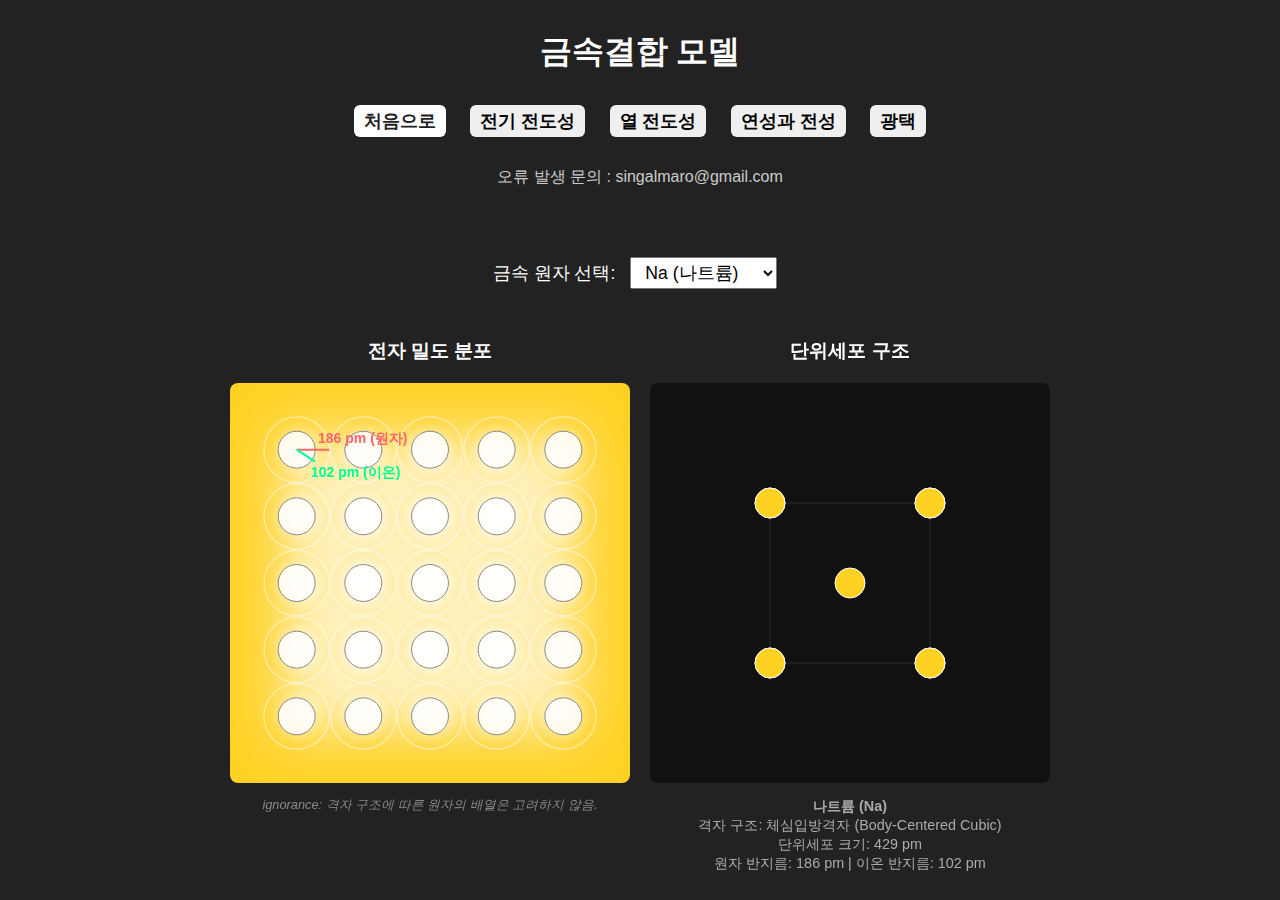
<file: 금속결합모델.html>
<!DOCTYPE html>
<html lang="ko">
<head>
  <meta charset="UTF-8">
  <title>금속결합 모델 - 금속 결정의 전자 밀도 시각화</title>
  <style>
    body { text-align: center; font-family: sans-serif; background: #222; color: #fff; }
    .container { display: flex; justify-content: center; gap: 20px; margin-top: 20px; }
    .left-panel { text-align: center; }
    .right-panel { text-align: center; }
    canvas { background: #111; border-radius: 8px; }
    h1 { margin-top: 30px; }
    .desc { margin: 20px auto; max-width: 600px; color: #ccc; min-height: 60px;}
    select, button { font-size: 1.1em; margin: 10px; padding: 4px 10px; }
    label { font-size: 1.1em; }
    .mode-btn { font-weight: bold; border-radius: 6px; border: none; }
    .mode-btn.active { background: #ffeb3b; color: #222; }
    .mode-btn.disabled { 
      opacity: 0.4; 
      filter: grayscale(0.7); 
      cursor: not-allowed; 
      pointer-events: none;
    }
    .action-btn:disabled { opacity: 0.5; }
    #topbar { margin-bottom: 10px; }
    #homeBtn { background: #fff; color: #222; border-radius: 6px; border: none; font-weight: bold; }
    .unit-cell-info { margin-top: 10px; font-size: 0.9em; color: #aaa; }
  </style>
</head>
<body>
  <h1>금속결합 모델</h1>
  <div id="topbar">
    <button id="homeBtn">처음으로</button>
    <button id="modeElectric" class="mode-btn active">전기 전도성</button>
    <button id="modeThermal" class="mode-btn">열 전도성</button>
    <button id="modeDuctility" class="mode-btn">연성과 전성</button>
    <button id="modeLuster" class="mode-btn">광택</button>
  </div>
  <div id="desc" class="desc"></div>
  <label for="elementSelect">금속 원자 선택: </label>
  <select id="elementSelect"></select>
  
  <!-- 전기전도성 모드용 스위치 추가 -->
  <div id="switch-container" style="display: none; margin: 15px 0;">
    <label style="font-size: 1.1em; margin-right: 10px;">전기 스위치:</label>
    <input type="checkbox" id="electric-switch" style="transform: scale(1.5); margin-right: 8px;">
    <span id="switch-status" style="font-weight: bold; color: #ff0000;">OFF</span>
  </div>
  
  <button id="fieldBtn" class="action-btn">전기장 가하기</button>
  <button id="heatBtn" class="action-btn" style="display:none;">열 가하기</button>
  <button id="deformBtn" class="action-btn" style="display:none;">변형 가하기</button>

  
  <!-- 광택 모드용 원자 추가/제거 컨트롤 -->
  <div id="atom-controls" style="display: none; margin: 15px 0;">
    <label style="font-size: 1.1em; margin-right: 10px;">원자 추가/제거:</label>
    <button id="addAtomBtn" style="background: #4CAF50; color: white; border: none; padding: 5px 10px; margin-right: 5px; border-radius: 4px;">원자 추가</button>
    <button id="removeAtomBtn" style="background: #f44336; color: white; border: none; padding: 5px 10px; margin-right: 10px; border-radius: 4px;">원자 제거</button>
    <span id="atomCountDisplay" style="font-weight: bold; color: #ffeb3b;">원자 개수: 0개</span>
    <div style="margin-top: 5px; font-size: 0.9em; color: #ccc;">
      <span style="color: #4CAF50;">●</span> 추가 모드: 격자점을 클릭하여 원자 추가
      <span style="margin-left: 15px; color: #f44336;">●</span> 제거 모드: 원자를 클릭하여 제거
      <div style="margin-top: 3px; color: #999;">※ 원자는 격자점에만 정확히 배치됩니다</div>
    </div>
  </div>
  
  <div class="container">
    <div class="left-panel">
      <h3 id="leftTitle">전자 밀도 분포</h3>
      <canvas id="densityCanvas" width="400" height="400"></canvas>
      <div style="margin-top: 10px; font-size: 0.8em; color: #888; font-style: italic;">
        ignorance: 격자 구조에 따른 원자의 배열은 고려하지 않음.
      </div>
    </div>
    <div class="right-panel">
      <h3 id="rightTitle">단위세포 구조</h3>
      <canvas id="unitCellCanvas" width="400" height="400"></canvas>
      <div id="unitCellInfo" class="unit-cell-info"></div>
    </div>
  </div>
  
  <!-- 광택 모드용 스펙트럼 캔버스 -->
  <div id="spectrum-container" style="display: none; margin-top: 20px;">
    <h3>스펙트럼 분석</h3>
    <canvas id="spectrumCanvas" width="800" height="200"></canvas>
  </div>

  <!-- 금속결합 이론 설명 (광택 모드에서만 표시) -->
  <div id="theory-container" style="display: none; margin-top: 30px; padding: 20px; background: linear-gradient(135deg, #1a1a2e, #16213e); border-radius: 15px; box-shadow: 0 8px 32px rgba(0,0,0,0.3);">
    <div style="max-width: 1200px; margin: 0 auto;">
      
      <!-- 선 스펙트럼 섹션 -->
      <div style="margin-bottom: 30px; padding: 25px; background: rgba(255,255,255,0.05); border-radius: 12px; border-left: 4px solid #4CAF50;">
        <h3 style="color: #4CAF50; margin: 0 0 15px 0; font-size: 1.4em; display: flex; align-items: center;">
          <span style="background: #4CAF50; color: white; padding: 8px 12px; border-radius: 50%; margin-right: 12px; font-size: 0.8em;">1</span>
          선 스펙트럼
        </h3>
        <p style="color: #e0e0e0; line-height: 1.8; font-size: 1.1em; margin: 0;">
          원자는 들어온 에너지를 흡수하고 주변에 그 에너지를 다시 방출할 수 있습니다. 단원자 분자나 금속 기체와 같은 단일 원자가 방출하는 에너지는 정해진 값만 가질 수 있습니다. 이것은 원자핵에 종속된 전자들이 띄엄띄엄하게 정해진 에너지만 가질 수 있기 때문입니다.
        </p>
      </div>

      <!-- 연속 스펙트럼 섹션 -->
      <div style="margin-bottom: 30px; padding: 25px; background: rgba(255,255,255,0.05); border-radius: 12px; border-left: 4px solid #2196F3;">
        <h3 style="color: #2196F3; margin: 0 0 15px 0; font-size: 1.4em; display: flex; align-items: center;">
          <span style="background: #2196F3; color: white; padding: 8px 12px; border-radius: 50%; margin-right: 12px; font-size: 0.8em;">2</span>
          연속 스펙트럼
        </h3>
        <p style="color: #e0e0e0; line-height: 1.8; font-size: 1.1em; margin: 0;">
          원자핵이 하나만 홀로 있다면 위와 같이 설명하고 끝이 나겠지만, 고체와 같이 원자핵들이 밀도 있게 붙어 있는 경우에는 원자들이 가진 전자 궤도들이 서로 포개지면서 두꺼워집니다.
        </p>
        <p style="color: #e0e0e0; line-height: 1.8; font-size: 1.1em; margin: 15px 0 0 0;">
          그 결과 에너지 준위는 이제 하나의 선이 아니라 일정한 폭을 가진 띠(밴드)의 형태를 띠게 됩니다. 이렇게 두껍게 된 에너지 준위를 <strong style="color: #2196F3;">에너지 띠(energy band)</strong>라고 부르며, 띠와 띠 사이, 선과 띠 사이에서는 해당 에너지를 가지는 전자들이 존재할 수 없기 때문에 <strong style="color: #2196F3;">띠 간격(energy gap)</strong>이라고 부릅니다.
        </p>
        <p style="color: #e0e0e0; line-height: 1.8; font-size: 1.1em; margin: 15px 0 0 0;">
          띠(밴드)가 형성되면 방출되는 에너지도 다양해지며, 일부 연속된 스펙트럼이 관찰되기 시작합니다.
        </p>
      </div>

      <!-- 금속의 은색 섹션 -->
      <div style="margin-bottom: 30px; padding: 25px; background: rgba(255,255,255,0.05); border-radius: 12px; border-left: 4px solid #FF9800;">
        <h3 style="color: #FF9800; margin: 0 0 15px 0; font-size: 1.4em; display: flex; align-items: center;">
          <span style="background: #FF9800; color: white; padding: 8px 12px; border-radius: 50%; margin-right: 12px; font-size: 0.8em;">3</span>
          실온의 고체 금속이 대부분 은색을 띠는 이유
        </h3>
        <p style="color: #e0e0e0; line-height: 1.8; font-size: 1.1em; margin: 0;">
          대부분의 금속은 원자 구조 외곽에 대규모의 전자 띠를 가지고 있습니다(금속 결합). 그리고 자유 전자들이 띠에서 자유롭게 움직일 수 있습니다. 이 때문에 금속은 대부분의 가시광선 파장을 흡수할 수 있고, 그대로 다시 방출할 수 있습니다.
        </p>
      </div>

      <!-- ignorance -->
      <div style="padding: 20px; background: rgba(255,193,7,0.1); border-radius: 12px; border-left: 4px solid #FFC107;">
        <h4 style="color: #FFC107; margin: 0 0 10px 0; font-size: 1.2em; display: flex; align-items: center;">
          <span style="background: #FFC107; color: #333; padding: 6px 10px; border-radius: 50%; margin-right: 10px; font-size: 0.7em;">!</span>
          ignorance
        </h4>
        <p style="color: #e0e0e0; line-height: 1.6; font-size: 1em; margin: 0; font-style: italic;">
          나타난 스펙트럼이 실제 원소의 스펙트럼을 나타내지는 않음. 표면 플라즈몬 공명이 무시되어 있음.
        </p>
      </div>

    </div>
  </div>

  <script>
    // 금속 원자 데이터에 격자 구조 정보 추가 (방출 스펙트럼 글자색 기반)
    const elements = [
      { 
        symbol: "Na", name: "나트륨", radius: 186, ionRadius: 102, valence: 1, color: "#FFD122",
        lattice: "BCC", unitCell: { a: 429 }, description: "체심입방격자 (Body-Centered Cubic)",
        emissionLines: [
          { wavelength: 589.0, intensity: 1.0, color: "#FFD122" }, // 주요 노란색 선
          { wavelength: 589.6, intensity: 0.8, color: "#FFD122" }  // 보조 노란색 선
        ]
      },
      { 
        symbol: "Cu", name: "구리", radius: 128, ionRadius: 77, valence: 1, color: "#A8FFFF",
        lattice: "FCC", unitCell: { a: 361 }, description: "면심입방격자 (Face-Centered Cubic)",
        emissionLines: [
          { wavelength: 510.6, intensity: 1.0, color: "#00FF00" }, // 주요 녹색 선
          { wavelength: 515.3, intensity: 0.7, color: "#00FF00" }, // 보조 녹색 선
          { wavelength: 521.8, intensity: 0.5, color: "#00FFFF" }  // 청녹색 선
        ]
      },
      { 
        symbol: "Ag", name: "은", radius: 144, ionRadius: 115, valence: 1, color: "#59FFA0",
        lattice: "FCC", unitCell: { a: 409 }, description: "면심입방격자 (Face-Centered Cubic)",
        emissionLines: [
          { wavelength: 520.9, intensity: 1.0, color: "#59FFA0" }, // 주요 녹색 선
          { wavelength: 546.5, intensity: 0.8, color: "#59FFA0" }, // 보조 녹색 선
          { wavelength: 328.1, intensity: 0.6, color: "#8080FF" }  // 자외선 (가시광선으로 변환)
        ]
      },
      { 
        symbol: "Au", name: "금", radius: 144, ionRadius: 137, valence: 1, color: "#CFD8FF",
        lattice: "FCC", unitCell: { a: 408 }, description: "면심입방격자 (Face-Centered Cubic)",
        emissionLines: [
          { wavelength: 479.3, intensity: 1.0, color: "#CFD8FF" }, // 주요 청색 선
          { wavelength: 627.8, intensity: 0.9, color: "#FFA500" }, // 주황색 선
          { wavelength: 583.2, intensity: 0.6, color: "#FFD700" }  // 황금색 선
        ]
      },
      { 
        symbol: "Fe", name: "철", radius: 126, ionRadius: 78, valence: 2, color: "#52D9FF",
        lattice: "BCC", unitCell: { a: 287 }, description: "체심입방격자 (Body-Centered Cubic)",
        emissionLines: [
          { wavelength: 404.6, intensity: 1.0, color: "#8000FF" }, // 주요 보라색 선
          { wavelength: 438.4, intensity: 0.8, color: "#0080FF" }, // 청색 선
          { wavelength: 495.8, intensity: 0.7, color: "#00FFFF" }, // 청녹색 선
          { wavelength: 526.9, intensity: 0.6, color: "#00FF00" }  // 녹색 선
        ]
      },
      { 
        symbol: "Al", name: "알루미늄", radius: 143, ionRadius: 53.5, valence: 3, color: "#80E0FF",
        lattice: "FCC", unitCell: { a: 405 }, description: "면심입방격자 (Face-Centered Cubic)",
        emissionLines: [
          { wavelength: 396.2, intensity: 1.0, color: "#8000FF" }, // 주요 보라색 선
          { wavelength: 394.4, intensity: 0.8, color: "#8000FF" }, // 보조 보라색 선
          { wavelength: 308.2, intensity: 0.5, color: "#400080" }  // 자외선 (가시광선으로 변환)
        ]
      }
    ];

    // UI 요소들
    const select = document.getElementById('elementSelect');
    const fieldBtn = document.getElementById('fieldBtn');
    const heatBtn = document.getElementById('heatBtn');
    const modeElectric = document.getElementById('modeElectric');
    const modeThermal = document.getElementById('modeThermal');
    const modeDuctility = document.getElementById('modeDuctility');
    const modeLuster = document.getElementById('modeLuster');
    const homeBtn = document.getElementById('homeBtn');
    const desc = document.getElementById('desc');
    const unitCellInfo = document.getElementById('unitCellInfo');
    const spectrumContainer = document.getElementById('spectrum-container');
    const spectrumCanvas = document.getElementById('spectrumCanvas');
    const spectrumType = document.getElementById('spectrumType');
    const spectrumInfo = document.getElementById('spectrumInfo');
    const leftTitle = document.getElementById('leftTitle');
    const rightTitle = document.getElementById('rightTitle');
    const atomControls = document.getElementById('atom-controls');
    const addAtomBtn = document.getElementById('addAtomBtn');
    const removeAtomBtn = document.getElementById('removeAtomBtn');
    const atomCountDisplay = document.getElementById('atomCountDisplay');
    const switchContainer = document.getElementById('switch-container');
    const electricSwitch = document.getElementById('electric-switch');
    const switchStatus = document.getElementById('switch-status');
    const deformBtn = document.getElementById('deformBtn');
    
    // 캔버스들
    const densityCanvas = document.getElementById('densityCanvas');
    const unitCellCanvas = document.getElementById('unitCellCanvas');
    const densityCtx = densityCanvas.getContext('2d');
    const unitCellCtx = unitCellCanvas.getContext('2d');

    // 3D 단위세포 관련 변수
    let rotationX = 0, rotationY = 0;
    let isDragging = false;
    let lastMouseX = 0, lastMouseY = 0;

    // UI 초기화
    elements.forEach((el, i) => {
      const option = document.createElement('option');
      option.value = i;
      option.textContent = `${el.symbol} (${el.name})`;
      select.appendChild(option);
    });

    // 캔버스 및 격자 설정
    const canvas = document.getElementById('densityCanvas');
    const ctx = canvas.getContext('2d');
    const width = canvas.width;
    const height = canvas.height;
    const gridSize = 5; // 5x5 격자
    const spacing = width / (gridSize + 1);

    // 변환 함수들
    function radiusToSigma(radius_pm) {
      const minR = 120, maxR = 190;
      const minS = spacing * 0.33, maxS = spacing * 0.5;
      return minS + (radius_pm - minR) / (maxR - minR) * (maxS - minS);
    }
    function radiusToPixel(radius_pm) {
      const minR = 120, maxR = 190;
      const minP = spacing * 0.34, maxP = spacing * 0.5;
      return minP + (radius_pm - minR) / (maxR - minR) * (maxP - minP);
    }
    function ionRadiusToPixel(ionRadius_pm) {
      const minR = 50, maxR = 140;
      const minP = spacing * 0.15, maxP = spacing * 0.37;
      return minP + (ionRadius_pm - minR) / (maxR - minR) * (maxP - minP);
    }

    // 배경 캐싱을 위한 오프스크린 캔버스
    const backgroundCanvas = document.createElement('canvas');
    const backgroundCtx = backgroundCanvas.getContext('2d');
    backgroundCanvas.width = densityCanvas.width;
    backgroundCanvas.height = densityCanvas.height;
    
    // 캐시 무효화 플래그들
    let cacheInvalid = true;
    let lastElement = null;
    let lastMode = null;
    let lastDeformOffset = 0;
    let currentElement = elements[0];
    let currentGridSize = 5;
    
    // 상태 변수
    let mode = "electric"; // "electric" or "thermal" or "home"
    let fieldActive = false, fieldOffset = 0;
    let heatActive = false, heatFront = 0;
    let animating = false;
    let animationFrame = null;
    
    // 전자 시뮬레이션 관련 변수
    let electrons = [];
    let switchOn = false;
    let electronAnimationId = null;
    
    // 연성과 전성 모드용 변수
    let deformActive = false;
    let deformOffset = 0;
    
    // 광택 모드용 변수
    let spectrumActive = false;
    let isSolidState = false;
    
    // 원자 추가/제거 기능용 변수
    let customAtoms = []; // 사용자가 추가한 원자들
    let atomCount = 0; // 현재 원자 개수
    let isAddingMode = true; // true: 추가 모드, false: 제거 모드
    
    // 열전도성 관련 변수
    let thermalElectrons = [];
    let heatAnimationId = null;
    let hotSourceVisible = false;
    let hotSourceContact = false;
    let atomTemperatures = new Map(); // 각 원자의 온도 저장
    let atomCollisionCounts = new Map(); // 각 원자의 충돌 횟수 저장

         // 전자 클래스 정의
     class Electron {
       constructor(x, y) {
         this.x = x;
         this.y = y;
         this.vx = (Math.random() - 0.5) * 3; // 초기 속도 감소
         this.vy = (Math.random() - 0.5) * 3;
         this.radius = 4;
         this.color = "#ffffff";
       }
       
       update(atoms, switchOn) {
         // 전기장 효과 (스위치가 켜져있을 때)
         if (switchOn) {
           this.vx += 0.6; // 오른쪽으로 가속 감소
         }
         
         // 속도 제한 감소
         const maxSpeed = 6; // 최대 속도 감소
         this.vx = Math.max(-maxSpeed, Math.min(maxSpeed, this.vx));
         this.vy = Math.max(-maxSpeed, Math.min(maxSpeed, this.vy));
         
         // 위치 업데이트 (더 빠른 움직임)
         this.x += this.vx;
         this.y += this.vy;
         
         // 경계 처리 - 전기전도성 모드에서 연속적인 전류 흐름
         if (switchOn) {
           // 오른쪽 끝에서 사라지면 왼쪽에서 다시 나타남
           if (this.x > densityCanvas.width + 10) {
             this.x = -10;
             this.y = Math.random() * densityCanvas.height;
             this.vx = (Math.random() - 0.5) * 2 + 1; // 오른쪽 방향으로 초기 속도 감소
             this.vy = (Math.random() - 0.5) * 2;
           }
           // 왼쪽 끝에서 사라지면 오른쪽에서 다시 나타남 (역방향 전류 방지)
           if (this.x < -10) {
             this.x = densityCanvas.width + 10;
             this.y = Math.random() * densityCanvas.height;
             this.vx = (Math.random() - 0.5) * 2 + 1; // 오른쪽 방향으로 초기 속도 감소
             this.vy = (Math.random() - 0.5) * 2;
           }
         } else {
           // 스위치가 꺼져있을 때는 기존 경계 처리
           if (this.x < 0 || this.x > densityCanvas.width) {
             this.vx *= -0.9; // 벽에 부딪히면 반사 (에너지 손실 감소)
             this.x = Math.max(0, Math.min(densityCanvas.width, this.x));
           }
         }
         
         // 세로 경계 처리 (항상 반사)
         if (this.y < 0 || this.y > densityCanvas.height) {
           this.vy *= -0.9; // 벽에 부딪히면 반사 (에너지 손실 감소)
           this.y = Math.max(0, Math.min(densityCanvas.height, this.y));
         }
         
         // 원자핵과의 충돌 처리
         for (let i = 0; i < atoms.length; i++) {
           const [cx, cy] = atoms[i];
           const dx = this.x - cx;
           const dy = this.y - cy;
           const distance = Math.sqrt(dx * dx + dy * dy);
           const collisionRadius = 18; // 충돌 반경 약간 감소
           
           if (distance < collisionRadius) {
             // 충돌 시 반사
             const angle = Math.atan2(dy, dx);
             const speed = Math.sqrt(this.vx * this.vx + this.vy * this.vy);
             
             // 반사각 계산 (에너지 손실 감소)
             this.vx = speed * Math.cos(angle) * 0.9;
             this.vy = speed * Math.sin(angle) * 0.9;
             
             // 최소 속도 보장 (충돌 후에도)
             const minSpeed = 1.5;
             const currentSpeed = Math.sqrt(this.vx * this.vx + this.vy * this.vy);
             if (currentSpeed < minSpeed) {
               const speedRatio = minSpeed / currentSpeed;
               this.vx *= speedRatio;
               this.vy *= speedRatio;
             }
             
             // 원자핵 밖으로 밀어내기
             this.x = cx + Math.cos(angle) * collisionRadius;
             this.y = cy + Math.sin(angle) * collisionRadius;
             
             // 양방향 열 전달 시스템
             const atomTemperature = atomTemperatures.get(i) || 0;
             const tempDifference = Math.abs(this.temperature - atomTemperature);
             
             if (tempDifference > 10) { // 온도 차이가 10도 이상일 때만 열 전달
               if (this.temperature > atomTemperature + 10) {
                 // 전자가 원자보다 뜨거우면: 전자 → 원자 열 전달
                 const heatTransfer = Math.min(15, tempDifference * 0.6); // 열 전달량 증가
                 
                 // 원자 온도 증가
                 atomTemperatures.set(i, Math.min(atomTemperature + heatTransfer, 200));
                 
                 // 충돌 횟수 증가
                 const currentCollisions = atomCollisionCounts.get(i) || 0;
                 atomCollisionCounts.set(i, currentCollisions + 1);
                 
                 // 전자 에너지 감소
                 this.temperature = Math.max(10, this.temperature - heatTransfer * 0.4); // 에너지 손실 증가
                 
               } else if (atomTemperature > this.temperature + 10) {
                 // 원자가 전자보다 뜨거우면: 원자 → 전자 열 전달
                 const heatTransfer = Math.min(12, tempDifference * 0.4); // 열 전달량 증가
                 
                 // 전자 온도 증가
                 this.temperature = Math.min(this.temperature + heatTransfer, 200);
                 
                 // 원자 온도 감소 (열원 근처 원자는 제외)
                 if (!isHeaterAtom(i)) {
                   atomTemperatures.set(i, Math.max(10, atomTemperature - heatTransfer * 0.2)); // 원자 온도 감소 증가
                 }
               }
               
               // 속도 조정 (에너지 변화에 따라)
               const speedAdjustment = 1 + (this.temperature - 50) / 200;
               this.vx *= speedAdjustment;
               this.vy *= speedAdjustment;
               
               // 최소 속도 보장 (속도 조정 후에도)
               const minSpeed = 1.5;
               const currentSpeed = Math.sqrt(this.vx * this.vx + this.vy * this.vy);
               if (currentSpeed < minSpeed) {
                 const speedRatio = minSpeed / currentSpeed;
                 this.vx *= speedRatio;
                 this.vy *= speedRatio;
               }
             }
             break; // 첫 번째 충돌만 처리 (성능 최적화)
           }
         }
       }
      
      draw(ctx) {
        // 전자 외곽선 (검은색)
        ctx.strokeStyle = "#000000";
        ctx.lineWidth = 2;
        ctx.beginPath();
        ctx.arc(this.x, this.y, this.radius, 0, 2 * Math.PI);
        ctx.stroke();
        
        // 전자 내부 (흰색)
        ctx.fillStyle = this.color;
        ctx.beginPath();
        ctx.arc(this.x, this.y, this.radius, 0, 2 * Math.PI);
        ctx.fill();
        
        // 전자 궤적 (스위치가 켜져있을 때)
        if (switchOn) {
          ctx.strokeStyle = "#00ffff";
          ctx.lineWidth = 3;
          ctx.globalAlpha = 0.6;
          ctx.beginPath();
          ctx.moveTo(this.x, this.y);
          ctx.lineTo(this.x - this.vx * 3, this.y - this.vy * 3);
          ctx.stroke();
          
          // 추가 궤적 효과
          ctx.lineWidth = 2;
          ctx.globalAlpha = 0.3;
          ctx.beginPath();
          ctx.moveTo(this.x - this.vx * 3, this.y - this.vy * 3);
          ctx.lineTo(this.x - this.vx * 6, this.y - this.vy * 6);
          ctx.stroke();
          ctx.globalAlpha = 1.0;
        }
      }
    }

     // 열전도성용 전자 클래스 정의
     class ThermalElectron {
       constructor(x, y) {
         this.x = x;
         this.y = y;
         this.vx = (Math.random() - 0.5) * 4;
         this.vy = (Math.random() - 0.5) * 4;
         this.radius = 4;
         this.color = "#ffffff";
         this.temperature = 0; // 전자의 온도
         this.isHot = false; // 고온 열원과 접촉했는지 여부
       }
       
       update(atoms) {
         // 고온 열원과 접촉 시 자유롭고 무작위한 움직임
         if (this.isHot) {
           this.temperature = Math.max(this.temperature, 150); // 더 높은 온도로 설정
           // 무작위한 방향으로 움직임 (한쪽 방향 제거)
           this.vx += (Math.random() - 0.5) * 1.2; // 더 활발한 움직임
           this.vy += (Math.random() - 0.5) * 1.2;
         }
         
         // 속도 제한 (고온 전자는 더 빠르게)
         const maxSpeed = this.isHot ? 10 : 6;
         const minSpeed = 1.5; // 최소 속도 설정
         
         this.vx = Math.max(-maxSpeed, Math.min(maxSpeed, this.vx));
         this.vy = Math.max(-maxSpeed, Math.min(maxSpeed, this.vy));
         
         // 최소 속도 보장
         const currentSpeed = Math.sqrt(this.vx * this.vx + this.vy * this.vy);
         if (currentSpeed < minSpeed) {
           const speedRatio = minSpeed / currentSpeed;
           this.vx *= speedRatio;
           this.vy *= speedRatio;
         }
         
         // 위치 업데이트
         this.x += this.vx;
         this.y += this.vy;
         
         // 경계 처리
         if (this.x < 0 || this.x > densityCanvas.width) {
           this.vx *= -0.8;
           this.x = Math.max(0, Math.min(densityCanvas.width, this.x));
         }
         if (this.y < 0 || this.y > densityCanvas.height) {
           this.vy *= -0.8;
           this.y = Math.max(0, Math.min(densityCanvas.height, this.y));
         }
         
         // 원자핵과의 충돌 처리 및 열 전달 (최적화)
         const collisionRadius = 18;
         const collisionRadiusSq = collisionRadius * collisionRadius;
         
         // 가까운 원자들만 검사 (성능 최적화)
         for (let i = 0; i < atoms.length; i++) {
           const [cx, cy] = atoms[i];
           const dx = this.x - cx;
           const dy = this.y - cy;
           const distanceSq = dx * dx + dy * dy; // 제곱 거리 사용 (sqrt 제거)
           
           if (distanceSq < collisionRadiusSq) {
             // 충돌 시 반사
             const distance = Math.sqrt(distanceSq);
             const angle = Math.atan2(dy, dx);
             const speed = Math.sqrt(this.vx * this.vx + this.vy * this.vy);
             
             this.vx = speed * Math.cos(angle) * 0.8;
             this.vy = speed * Math.sin(angle) * 0.8;
             
             // 최소 속도 보장 (충돌 후에도)
             const minSpeed = 1.5;
             const currentSpeed = Math.sqrt(this.vx * this.vx + this.vy * this.vy);
             if (currentSpeed < minSpeed) {
               const speedRatio = minSpeed / currentSpeed;
               this.vx *= speedRatio;
               this.vy *= speedRatio;
             }
             
             // 원자핵 밖으로 밀어내기
             this.x = cx + Math.cos(angle) * collisionRadius;
             this.y = cy + Math.sin(angle) * collisionRadius;
             
             // 양방향 열 전달 시스템
             const atomTemperature = atomTemperatures.get(i) || 0;
             const tempDifference = Math.abs(this.temperature - atomTemperature);
             
             if (tempDifference > 10) { // 온도 차이가 10도 이상일 때만 열 전달
               if (this.temperature > atomTemperature + 10) {
                 // 전자가 원자보다 뜨거우면: 전자 → 원자 열 전달
                 const heatTransfer = Math.min(15, tempDifference * 0.6); // 열 전달량 증가
                 
                 // 원자 온도 증가
                 atomTemperatures.set(i, Math.min(atomTemperature + heatTransfer, 200));
                 
                 // 충돌 횟수 증가
                 const currentCollisions = atomCollisionCounts.get(i) || 0;
                 atomCollisionCounts.set(i, currentCollisions + 1);
                 
                 // 전자 에너지 감소
                 this.temperature = Math.max(10, this.temperature - heatTransfer * 0.4); // 에너지 손실 증가
                 
               } else if (atomTemperature > this.temperature + 10) {
                 // 원자가 전자보다 뜨거우면: 원자 → 전자 열 전달
                 const heatTransfer = Math.min(12, tempDifference * 0.4); // 열 전달량 증가
                 
                 // 전자 온도 증가
                 this.temperature = Math.min(this.temperature + heatTransfer, 200);
                 
                 // 원자 온도 감소 (열원 근처 원자는 제외)
                 if (!isHeaterAtom(i)) {
                   atomTemperatures.set(i, Math.max(10, atomTemperature - heatTransfer * 0.2)); // 원자 온도 감소 증가
                 }
               }
               
               // 속도 조정 (에너지 변화에 따라)
               const speedAdjustment = 1 + (this.temperature - 50) / 200;
               this.vx *= speedAdjustment;
               this.vy *= speedAdjustment;
               
               // 최소 속도 보장 (속도 조정 후에도)
               const minSpeed = 1.5;
               const currentSpeed = Math.sqrt(this.vx * this.vx + this.vy * this.vy);
               if (currentSpeed < minSpeed) {
                 const speedRatio = minSpeed / currentSpeed;
                 this.vx *= speedRatio;
                 this.vy *= speedRatio;
               }
             }
             break; // 첫 번째 충돌만 처리 (성능 최적화)
           }
         }
         
         // 온도 감쇠 (더 느리게)
         this.temperature *= 0.998;
       }
       
       draw(ctx) {
         // 온도에 따른 색상 변화 (R값 고정, G,B 점차 감소)
         const r = 255; // R값 고정
         let g, b;
         
         if (this.temperature > 150) {
           // 150~200도: 진한 붉은색
           const t = Math.min((this.temperature - 150) / 50, 1);
           g = Math.round(50 * (1 - t)); // 50 → 0
           b = Math.round(50 * (1 - t)); // 50 → 0
         } else if (this.temperature > 100) {
           // 100~150도: 붉은색
           const t = (this.temperature - 100) / 50;
           g = Math.round(100 * (1 - t) + 50 * t); // 100 → 50
           b = Math.round(100 * (1 - t) + 50 * t); // 100 → 50
         } else if (this.temperature > 60) {
           // 60~100도: 분홍색
           const t = (this.temperature - 60) / 40;
           g = Math.round(150 * (1 - t) + 100 * t); // 150 → 100
           b = Math.round(150 * (1 - t) + 100 * t); // 150 → 100
         } else if (this.temperature > 30) {
           // 30~60도: 연분홍색
           const t = (this.temperature - 30) / 30;
           g = Math.round(200 * (1 - t) + 150 * t); // 200 → 150
           b = Math.round(200 * (1 - t) + 150 * t); // 200 → 150
         } else if (this.temperature > 10) {
           // 10~30도: 연한 분홍색
           const t = (this.temperature - 10) / 20;
           g = Math.round(240 * (1 - t) + 200 * t); // 240 → 200
           b = Math.round(240 * (1 - t) + 200 * t); // 240 → 200
         } else {
           // 0~10도: 흰색
           g = 255;
           b = 255;
         }
         
         this.color = `rgb(${r},${g},${b})`;
         
         // 전자 외곽선 (검은색)
         ctx.strokeStyle = "#000000";
         ctx.lineWidth = 2;
         ctx.beginPath();
         ctx.arc(this.x, this.y, this.radius, 0, 2 * Math.PI);
         ctx.stroke();
         
         // 전자 내부
         ctx.fillStyle = this.color;
         ctx.beginPath();
         ctx.arc(this.x, this.y, this.radius, 0, 2 * Math.PI);
         ctx.fill();
         
         // 고온 전자의 궤적 (온도에 따라 궤적 길이 변화)
         if (this.temperature > 30) {
           const trailLength = Math.min(this.temperature / 50, 2); // 온도에 따른 궤적 길이
           ctx.strokeStyle = this.color;
           ctx.lineWidth = 3;
           ctx.globalAlpha = 0.7 * (this.temperature / 200); // 온도에 따른 투명도
           ctx.beginPath();
           ctx.moveTo(this.x, this.y);
           ctx.lineTo(this.x - this.vx * 4 * trailLength, this.y - this.vy * 4 * trailLength);
           ctx.stroke();
           
           // 추가 궤적 효과
           ctx.lineWidth = 2;
           ctx.globalAlpha = 0.4 * (this.temperature / 200);
           ctx.beginPath();
           ctx.moveTo(this.x - this.vx * 4 * trailLength, this.y - this.vy * 4 * trailLength);
           ctx.lineTo(this.x - this.vx * 8 * trailLength, this.y - this.vy * 8 * trailLength);
           ctx.stroke();
           ctx.globalAlpha = 1.0;
         }
       }
     }

     // 전자 시뮬레이션 초기화
     function initElectrons() {
       electrons = [];
       const numElectrons = 40; // 전자 수 증가
       
       for (let i = 0; i < numElectrons; i++) {
         const x = Math.random() * densityCanvas.width;
         const y = Math.random() * densityCanvas.height;
         electrons.push(new Electron(x, y));
       }
     }

     // 열전도성용 전자들 초기화
     function initThermalElectrons() {
       thermalElectrons = [];
       // 온도는 초기화하지 않음 (붉은 상태 유지)
       const numElectrons = 50; // 전자 개수 증가 (더 많은 충돌)
       
       for (let i = 0; i < numElectrons; i++) {
         const x = Math.random() * densityCanvas.width;
         const y = Math.random() * densityCanvas.height;
         thermalElectrons.push(new ThermalElectron(x, y));
       }
     }

         // 전자 시뮬레이션 애니메이션
     function animateElectrons() {
       const ctx = densityCtx;
       const element = elements[select.value];
       
       // 격자점 좌표 계산 (6x6 격자로 전체 캔버스에 배치)
       const atoms = [];
       const margin = spacing / 2;
       const currentGridSize = 6; // 전기전도성 모드: 6x6
       for (let i = 0; i <= Math.floor(densityCanvas.width / spacing); i++) {
         for (let j = 0; j <= Math.floor(densityCanvas.height / spacing); j++) {
           const x = i * spacing + margin;
           const y = j * spacing + margin;
           if (x < densityCanvas.width && y < densityCanvas.height) {
             atoms.push([x, y]);
           }
         }
       }
       
       // 배경 지우기
       ctx.clearRect(0, 0, densityCanvas.width, densityCanvas.height);
       
       // 전자밀도 그리기 (반투명)
       drawDensity(element, fieldOffset, fieldActive, heatFront, heatActive);
       ctx.globalAlpha = 0.3;
       
       // 전자들 업데이트 및 그리기
       electrons.forEach(electron => {
         electron.update(atoms, switchOn);
         electron.draw(ctx);
       });
       
       // 전자 순환 시스템: 전자 수 유지
       if (switchOn && electrons.length < 45) {
         // 왼쪽에서 새로운 전자 추가
         electrons.push(new Electron(-20, Math.random() * densityCanvas.height));
       }
       
       ctx.globalAlpha = 1.0;
       
       // 격자점(양이온) 그리기
       ctx.strokeStyle = "#fff";
       ctx.lineWidth = 2;
       ctx.font = "14px sans-serif";
       ctx.textAlign = "center";
       ctx.textBaseline = "top";
       ctx.fillStyle = "#fff";
       
       for (const [cx, cy] of atoms) {
         const atomRadiusPx = radiusToPixel(element.radius);
         const ionRadiusPx = ionRadiusToPixel(element.ionRadius);
         
         // 원자 반지름 원
         ctx.save();
         ctx.globalAlpha = 0.5;
         ctx.beginPath();
         ctx.arc(cx, cy, atomRadiusPx, 0, 2 * Math.PI);
         ctx.strokeStyle = "#fff";
         ctx.lineWidth = 1.2;
         ctx.stroke();
         ctx.restore();
         
         // 금속양이온
         ctx.beginPath();
         ctx.arc(cx, cy, ionRadiusPx, 0, 2 * Math.PI);
         ctx.fillStyle = "#fff";
         ctx.globalAlpha = 0.85;
         ctx.fill();
         ctx.globalAlpha = 1.0;
         ctx.strokeStyle = "#888";
         ctx.lineWidth = 1;
         ctx.stroke();
       }
       
       // 전기장 방향 표시 (스위치가 켜져있을 때)
       if (switchOn) {
         ctx.save();
         // 전기장 화살표 (오른쪽 방향)
         ctx.strokeStyle = "#ffeb3b";
         ctx.fillStyle = "#ffeb3b";
         ctx.lineWidth = 4;
         
         // 화살표 몸통
         ctx.beginPath();
         ctx.moveTo(densityCanvas.width - 150, 50);
         ctx.lineTo(densityCanvas.width - 50, 50);
         ctx.stroke();
         
         // 화살촉
         ctx.beginPath();
         ctx.moveTo(densityCanvas.width - 50, 50);
         ctx.lineTo(densityCanvas.width - 70, 40);
         ctx.lineTo(densityCanvas.width - 70, 60);
         ctx.closePath();
         ctx.fill();
         
         // 전기장 텍스트
         ctx.font = "bold 24px sans-serif"; // 글자 크기 증가
         ctx.textAlign = "center";
         ctx.fillStyle = "#ffeb3b";
         // 외곽선 추가로 가시성 향상
         ctx.strokeStyle = "#000000";
         ctx.lineWidth = 3;
         ctx.strokeText("전기장 E", densityCanvas.width - 100, 80);
         ctx.fillText("전기장 E", densityCanvas.width - 100, 80);
         
         // 전류 방향 표시 (전자 흐름)
         ctx.strokeStyle = "#00ffff";
         ctx.lineWidth = 2;
         ctx.setLineDash([5, 5]);
         ctx.beginPath();
         ctx.moveTo(50, densityCanvas.height - 50);
         ctx.lineTo(densityCanvas.width - 50, densityCanvas.height - 50);
         ctx.stroke();
         ctx.setLineDash([]);
         
         ctx.font = "bold 16px sans-serif";
         ctx.fillStyle = "#00ffff";
         ctx.fillText("전자 흐름", densityCanvas.width / 2, densityCanvas.height - 70);
         
         ctx.restore();
       }
       
       electronAnimationId = requestAnimationFrame(animateElectrons);
     }

     // 열전도성 애니메이션
     function animateHeatConduction() {
       const ctx = densityCtx;
       const element = elements[select.value];
       const time = Date.now() * 0.001;
       
       // 격자점 좌표 계산 (6x6 격자로 전체 캔버스에 배치)
       const atoms = [];
       const margin = spacing / 2;
       const currentGridSize = 6; // 열전도성 모드: 6x6
       for (let i = 0; i <= Math.floor(densityCanvas.width / spacing); i++) {
         for (let j = 0; j <= Math.floor(densityCanvas.height / spacing); j++) {
           const x = i * spacing + margin;
           const y = j * spacing + margin;
           if (x < densityCanvas.width && y < densityCanvas.height) {
             atoms.push([x, y]);
           }
         }
       }
       
       // 배경 지우기
       ctx.clearRect(0, 0, densityCanvas.width, densityCanvas.height);
       
       // 전자밀도 그리기 (반투명)
       drawDensity(element, fieldOffset, fieldActive, heatFront, heatActive);
       ctx.globalAlpha = 0.3;
       
       // 고온 열원 그리기 (맨 왼쪽 줄의 6개 원자)
       if (hotSourceVisible) {
         ctx.save();
         
         // 맨 왼쪽 줄의 6개 원자 위치에 열원 표시
         const spacing = densityCanvas.width / 7;
         const margin = spacing / 2;
         const leftColumnX = margin;
         
         // 열원 영역 표시 (맨 왼쪽 줄 전체)
         const heaterWidth = 40;
         const heaterHeight = densityCanvas.height - 40;
         const heaterX = leftColumnX - heaterWidth/2;
         const heaterY = 20;
         
         // 그림자 효과
         ctx.shadowColor = 'rgba(255, 0, 0, 0.3)';
         ctx.shadowBlur = 20;
         ctx.shadowOffsetX = 3;
         ctx.shadowOffsetY = 3;
         
         // 열원 영역 외곽선
         ctx.strokeStyle = "#ff0000";
         ctx.lineWidth = 3;
         ctx.setLineDash([8, 4]);
         ctx.beginPath();
         ctx.rect(heaterX, heaterY, heaterWidth, heaterHeight);
         ctx.stroke();
         ctx.setLineDash([]);
         
         // 열원 영역 내부 (반투명)
         ctx.fillStyle = "rgba(255, 0, 0, 0.1)";
         ctx.beginPath();
         ctx.rect(heaterX, heaterY, heaterWidth, heaterHeight);
         ctx.fill();
         
         // 그림자 효과 제거
         ctx.shadowColor = 'transparent';
         ctx.shadowBlur = 0;
         ctx.shadowOffsetX = 0;
         ctx.shadowOffsetY = 0;
         
         // 열원 라벨
         ctx.font = "bold 16px sans-serif";
         ctx.fillStyle = "#ff0000";
         ctx.textAlign = "center";
         ctx.fillText("고온 열원", heaterX + heaterWidth/2, heaterY - 15);
         
         // 온도 표시
         ctx.font = "bold 14px sans-serif";
         ctx.fillStyle = "#ff0000";
         ctx.fillText("800°C", heaterX + heaterWidth/2, heaterY + heaterHeight + 25);
         
         // 열기 효과 (파티클) - 맨 왼쪽 줄에서 오른쪽으로
         for (let i = 0; i < 15; i++) {
           const x = heaterX + heaterWidth + 5 + Math.random() * 30;
           const y = heaterY + 20 + (i * (heaterHeight - 40) / 14);
           const alpha = 0.3 + 0.4 * Math.sin(time * 3 + i);
           const size = 1.5 + Math.sin(time * 2 + i) * 1;
           
           ctx.fillStyle = `rgba(255, 100, 0, ${alpha})`;
           ctx.beginPath();
           ctx.arc(x, y, size, 0, 2 * Math.PI);
           ctx.fill();
         }
         
         // 접촉 상태에 따른 표시
         if (hotSourceContact) {
           // 접촉 시: 열원 영역 강조
           ctx.strokeStyle = "#ff0000";
           ctx.lineWidth = 4;
           ctx.setLineDash([10, 5]);
           ctx.beginPath();
           ctx.rect(heaterX - 5, heaterY - 5, heaterWidth + 10, heaterHeight + 10);
           ctx.stroke();
           ctx.setLineDash([]);
           
           // 접촉 텍스트
           ctx.font = "bold 16px sans-serif";
           ctx.fillStyle = "#ff0000";
           ctx.fillText("열 전달 중", heaterX + heaterWidth/2, heaterY + heaterHeight + 50);
         }
         
         ctx.restore();
       }
       
       // 전자들 업데이트 및 그리기
       thermalElectrons.forEach(electron => {
         // 고온 열원과의 접촉 확인 (맨 왼쪽 줄의 6개 원자)
         if (hotSourceContact && hotSourceVisible) {
           const spacing = densityCanvas.width / 7;
           const margin = spacing / 2;
           const leftColumnX = margin;
           
           // 전자가 맨 왼쪽 줄 근처에 있는지 확인
           if (electron.x >= leftColumnX - 20 && electron.x <= leftColumnX + 20) {
             // 열원 접촉 시 무작위한 방향으로 초기 속도 설정 (직접 열 전달 없음)
             const angle = Math.random() * 2 * Math.PI;
             const speed = 4 + Math.random() * 5;
             electron.vx = Math.cos(angle) * speed;
             electron.vy = Math.sin(angle) * speed;
           }
         }
         
         electron.update(atoms);
         electron.draw(ctx);
       });
       
       ctx.globalAlpha = 1.0;
       
       // 원자들 그리기 (온도와 충돌 횟수에 따른 색상 변화)
       atoms.forEach(([cx, cy], index) => {
         const atomRadiusPx = radiusToPixel(element.radius);
         const ionRadiusPx = ionRadiusToPixel(element.ionRadius);
         let temperature = atomTemperatures.get(index) || 0;
         const collisionCount = atomCollisionCounts.get(index) || 0;
         
         // 열원 근처의 두 원자를 고온으로 고정 (식지 않음)
         if (hotSourceContact && hotSourceVisible) {
           const heaterX = 20;
           const heaterWidth = 30;
           const heaterY = densityCanvas.height / 2;
           const heaterHeight = 140;
           const heaterTop = heaterY - heaterHeight / 2;
           const heaterBottom = heaterY + heaterHeight / 2;
           const heaterRight = heaterX + heaterWidth;
           
           // 맨 왼쪽 줄의 6개 원자를 고온으로 고정
           const spacing = densityCanvas.width / 7;
           const margin = spacing / 2;
           const leftColumnX = margin; // 맨 왼쪽 열의 x 좌표
           
           if (Math.abs(cx - leftColumnX) < 10) { // 맨 왼쪽 열에 있는 원자들
             // 맨 왼쪽 줄의 6개 원자를 고온으로 고정
             temperature = 200;
             atomTemperatures.set(index, 200);
           }
         }
         
         // 원자 반지름 원 (고정)
         ctx.save();
         ctx.globalAlpha = 0.5;
         ctx.beginPath();
         ctx.arc(cx, cy, atomRadiusPx, 0, 2 * Math.PI);
         ctx.strokeStyle = "#fff";
         ctx.lineWidth = 1.2;
         ctx.stroke();
         ctx.restore();
         
         // 금속양이온 (온도에 따른 색상 변화 - R값 고정, G,B 점차 감소)
         const r = 255; // R값 고정
         let g, b;
         
         if (temperature > 150) {
           // 150~200도: 진한 붉은색
           const t = Math.min((temperature - 150) / 50, 1);
           g = Math.round(50 * (1 - t)); // 50 → 0
           b = Math.round(50 * (1 - t)); // 50 → 0
         } else if (temperature > 100) {
           // 100~150도: 붉은색
           const t = (temperature - 100) / 50;
           g = Math.round(100 * (1 - t) + 50 * t); // 100 → 50
           b = Math.round(100 * (1 - t) + 50 * t); // 100 → 50
         } else if (temperature > 60) {
           // 60~100도: 분홍색
           const t = (temperature - 60) / 40;
           g = Math.round(150 * (1 - t) + 100 * t); // 150 → 100
           b = Math.round(150 * (1 - t) + 100 * t); // 150 → 100
         } else if (temperature > 30) {
           // 30~60도: 연분홍색
           const t = (temperature - 30) / 30;
           g = Math.round(200 * (1 - t) + 150 * t); // 200 → 150
           b = Math.round(200 * (1 - t) + 150 * t); // 200 → 150
         } else if (temperature > 10) {
           // 10~30도: 연한 분홍색
           const t = (temperature - 10) / 20;
           g = Math.round(240 * (1 - t) + 200 * t); // 240 → 200
           b = Math.round(240 * (1 - t) + 200 * t); // 240 → 200
         } else {
           // 0~10도: 흰색
           g = 255;
           b = 255;
         }
         
         const ionColor = `rgb(${r},${g},${b})`;
         
         ctx.beginPath();
         ctx.arc(cx, cy, ionRadiusPx, 0, 2 * Math.PI);
         ctx.fillStyle = ionColor;
         ctx.globalAlpha = 0.85;
         ctx.fill();
         ctx.globalAlpha = 1.0;
         ctx.strokeStyle = "#888";
         ctx.lineWidth = 1;
         ctx.stroke();
         
         // 온도가 높은 원자의 진동 효과
         if (temperature > 30) {
           const amplitude = (temperature - 30) / 170 * 3; // 30~200도 범위에서 진동
           const vibrationX = cx + amplitude * Math.cos(time * 5 + index);
           const vibrationY = cy + amplitude * Math.sin(time * 5 + index * 0.7);
           
           ctx.strokeStyle = "#ff6666";
           ctx.lineWidth = 1;
           ctx.globalAlpha = 0.3;
           ctx.beginPath();
           ctx.arc(cx, cy, amplitude, 0, 2 * Math.PI);
           ctx.stroke();
           ctx.globalAlpha = 1.0;
         }
         
         // 충돌 횟수가 많은 원자의 추가 효과
         if (collisionCount > 10) {
           // 충돌 횟수에 따른 글로우 효과
           const glowIntensity = Math.min(collisionCount / 50, 1);
           ctx.shadowColor = `rgba(255, 100, 0, ${glowIntensity * 0.5})`;
           ctx.shadowBlur = 10 + glowIntensity * 10;
           ctx.beginPath();
           ctx.arc(cx, cy, ionRadiusPx + 2, 0, 2 * Math.PI);
           ctx.fillStyle = `rgba(255, 100, 0, ${glowIntensity * 0.3})`;
           ctx.fill();
           ctx.shadowColor = 'transparent';
           ctx.shadowBlur = 0;
         }
         
         // 온도 유지 (감쇠 제거하여 붉은 상태 유지)
         // 온도는 다른 모드로 이동하거나 원소를 변경할 때만 초기화됨
       });
       
       // 열 전도 설명
       if (hotSourceContact) {
         ctx.save();
         ctx.font = "bold 16px sans-serif";
         ctx.fillStyle = "#ff6666";
         ctx.textAlign = "center";
         ctx.fillText("전자를 통한 열 전도", densityCanvas.width / 2, densityCanvas.height - 50);
         ctx.font = "14px sans-serif";
         ctx.fillText("고온 전자 → 원자 충돌 → 열 전달", densityCanvas.width / 2, densityCanvas.height - 30);
         ctx.restore();
       }
       
       // 프레임 레이트 제한 (성능 최적화)
       setTimeout(() => {
         heatAnimationId = requestAnimationFrame(animateHeatConduction);
       }, 16); // 약 60 FPS로 제한
     }

    // 전자 밀도 시각화 함수 (기존 함수 수정)
    function drawDensity(element, fieldOffset = 0, fieldActive = false, heatFront = 0, heatActive = false) {
      // 격자점 좌표 계산 (양이온 위치는 항상 고정, 여백 포함)
      const atoms = [];
      const currentGridSize = mode === "home" ? 5 : 6; // 초기화면: 5x5, 나머지: 6x6
      
              if (mode === "home") {
          // 초기화면: 정확히 5x5=25개 원자, 캔버스 중심에 배치
          const totalWidth = currentGridSize * spacing;
          const totalHeight = currentGridSize * spacing;
          const startX = (densityCanvas.width - totalWidth) / 2;
          const startY = (densityCanvas.height - totalHeight) / 2;
          
          for (let i = 0; i < currentGridSize; i++) {
            for (let j = 0; j < currentGridSize; j++) {
              atoms.push([startX + i * spacing + spacing/2, startY + j * spacing + spacing/2]);
            }
          }
      } else {
        // 다른 모드: 6x6 격자, 기존 방식
        const margin = spacing / 2;
        for (let i = 1; i <= currentGridSize; i++) {
          for (let j = 1; j <= currentGridSize; j++) {
            atoms.push([i * spacing + margin, j * spacing + margin]);
          }
        }
      }
      const sigma = radiusToSigma(element.radius);
      const intensity = element.valence;
      const atomRadiusPx = radiusToPixel(element.radius);
      const ionRadiusPx = ionRadiusToPixel(element.ionRadius);

      // 전자 밀도 계산 함수 개선
      function electronDensity(x, y) {
        let density = 0;
        
        // 1. 각 원자핵 주변의 핵심 전자밀도 (더 집중적)
        for (const [cx, cy] of atoms) {
          const dx = x - (mode === "electric" && fieldActive ? (cx + fieldOffset) : cx);
          const dy = y - cy;
          const dist = Math.sqrt(dx*dx + dy*dy);
          
          // 원자핵 주변: 더 집중된 분포
          if (dist < sigma * 0.8) {
            density += intensity * Math.exp(-(dist * dist) / (2 * (sigma * 0.5) * (sigma * 0.5)));
          }
          // 원자핵 외곽: 넓게 퍼진 분포
          else {
            density += intensity * 0.3 * Math.exp(-(dist * dist) / (2 * sigma * sigma));
          }
        }
        
        // 2. 원자 사이 공간의 전자밀도 연결 (결정 구조 반영)
        for (let i = 0; i < atoms.length; i++) {
          for (let j = i + 1; j < atoms.length; j++) {
            const [cx1, cy1] = atoms[i];
            const [cx2, cy2] = atoms[j];
            
            // 인접한 원자들 사이의 거리 계산
            const atomDist = Math.sqrt((cx2-cx1)*(cx2-cx1) + (cy2-cy1)*(cy2-cy1));
            
            // 인접한 원자들 사이에 전자밀도 연결
            if (atomDist < spacing * 1.5) {
              const midX = (cx1 + cx2) / 2;
              const midY = (cy1 + cy2) / 2;
              const dx = x - midX;
              const dy = y - midY;
              const dist = Math.sqrt(dx*dx + dy*dy);
              
              // 원자 사이 공간의 전자밀도 (낮은 밀도)
              density += intensity * 0.2 * Math.exp(-(dist * dist) / (2 * (sigma * 0.8) * (sigma * 0.8)));
            }
          }
        }
        
        // 3. 전기장 효과 (기존과 동일)
        if (mode === "electric" && fieldActive) {
          const alpha = fieldOffset / 30 * 0.3;
          const grad = 1 + alpha * ((x - densityCanvas.width/2) / (densityCanvas.width/2));
          return density * grad;
        }
        
        return density;
      }

      // 전체 픽셀에 대해 전자 밀도 계산 및 색상 매핑
      const imageData = densityCtx.createImageData(densityCanvas.width, densityCanvas.height);
      let maxDensity = 0;
      const densities = new Float32Array(densityCanvas.width * densityCanvas.height);

      for (let y = 0; y < densityCanvas.height; y++) {
        for (let x = 0; x < densityCanvas.width; x++) {
          const d = electronDensity(x, y);
          densities[y * densityCanvas.width + x] = d;
          if (d > maxDensity) maxDensity = d;
        }
      }

      for (let y = 0; y < densityCanvas.height; y++) {
        for (let x = 0; x < densityCanvas.width; x++) {
          const d = densities[y * densityCanvas.width + x] / maxDensity;
          let r, g, b;
          if (mode === "thermal" && heatActive && x < heatFront) {
            // 열이 퍼진 영역은 빨간색 계열
            r = 255;
            g = Math.round(150 + d * 105);
            b = Math.round(80 + d * 100);
          } else {
            // 원래 금속 색상 계열
            const base = element.color;
            const r0 = parseInt(base.slice(1,3),16);
            const g0 = parseInt(base.slice(3,5),16);
            const b0 = parseInt(base.slice(5,7),16);
            r = Math.round(r0 + d * (255 - r0));
            g = Math.round(g0 + d * (255 - g0));
            b = Math.round(b0 + d * (255 - b0));
          }
          const a = 255;
          const idx = (y * densityCanvas.width + x) * 4;
          imageData.data[idx] = r;
          imageData.data[idx + 1] = g;
          imageData.data[idx + 2] = b;
          imageData.data[idx + 3] = a;
        }
      }
      densityCtx.putImageData(imageData, 0, 0);
    }
    
    // 설명 텍스트 업데이트 함수 수정
    function updateDesc() {
      const element = elements[select.value];
      let html = '';
      unitCellInfo.innerHTML = ''; // Clear by default

      switch (mode) {
          case 'electric':
              html = `<b>금속의 전기전도성</b><br>
               자유전자가 전기장 방향으로 연속적으로 흐르며<br>
               화면 끝에서 사라진 전자는 왼쪽에서 새로운 전자로 나타납니다.<br>
               <span style='color:#ffeb3b'>[스위치]</span>를 켜서 전류 흐름을 관찰해보세요.`;
              break;
          case 'thermal':
              html = `<b>금속의 열전도성</b><br>
               열원에 접촉한 전자가 자유롭고 무작위하게 움직이며<br>
               고온의 전자와 충돌한 원자는 온도가 증가합니다.<br>
               <span style='color:#ffeb3b'>[열 가하기]</span> 버튼을 눌러 열 전달을 관찰해보세요.`;
              break;
          case 'ductility':
              html = `<b>금속의 연성과 전성</b><br>
              금속 양이온의 한 층이 미끄러지듯 이동해도<br>
              자유전자가 결합을 유지하여 구조가 끊어지지 않습니다.<br>
              <span style='color:#ffeb3b'>[변형 가하기] 버튼</span>을 눌러 층의 이동을 관찰해보세요.`;
              break;
          case 'luster':
              html = `<b>금속의 광택과 에너지 준위</b><br>
              금속은 자유전자가 대부분의 가시광선을 흡수하고 재방출하여<br>
              특유의 광택을 나타냅니다. 원자 수 증가에 따라<br>
              원자 오비탈이 에너지 밴드로 변화하는 과정을 관찰해보세요.`;
              leftTitle.textContent = '금속 결정 구조와 에너지 준위';
              break;
          case 'home':
          default:
              html = `<b>금속결정의 전자밀도 시각화</b><br>
              이 모형은 금속결정 내에서 전자들이 원자에 속박되지 않고<br>
              전체에 걸쳐 자유롭게 퍼져 있는 모습을 시각화합니다.<br>
              왼쪽: 각 격자점은 금속 양이온(원자핵)의 위치를, 퍼진 구름은 전자 밀도를 나타냅니다.<br>
              오른쪽: 금속 결정의 단위세포 구조를 3D로 확인할 수 있습니다.<br>
              마우스로 드래그하여 단위세포를 회전시켜보세요.<br>
              상단의 '전기 전도성', '열 전도성' 버튼을 누르면<br>
              금속의 물리적 성질을 시각적으로 체험할 수 있습니다.`;
              unitCellInfo.innerHTML = `
                <strong>${element.name} (${element.symbol})</strong><br>
                격자 구조: ${element.description}<br>
                단위세포 크기: ${element.unitCell.a} pm<br>
                원자 반지름: ${element.radius} pm | 이온 반지름: ${element.ionRadius} pm
              `;
            html = `오류 발생 문의 : singalmaro@gmail.com`;
              break;
      }
      desc.innerHTML = html;
    }

    // 3D 단위세포 그리기 함수 (기존 함수 복원)
    function drawUnitCell(element) {
      const ctx = unitCellCtx;
      const width = unitCellCanvas.width;
      const height = unitCellCanvas.height;
      
      ctx.clearRect(0, 0, width, height);
      
      // 3D 변환을 위한 설정
      const centerX = width / 2;
      const centerY = height / 2;
      const scale = 80; // 단위세포 크기 스케일
      
      // 격자 구조에 따른 원자 위치 계산
      let atoms = [];
      
      if (element.lattice === "BCC") {
        // 체심입방격자: 8개 모서리 + 1개 중심
        const corners = [
          [-1, -1, -1], [1, -1, -1], [1, 1, -1], [-1, 1, -1],
          [-1, -1, 1], [1, -1, 1], [1, 1, 1], [-1, 1, 1]
        ];
        
        // 모서리 원자들 (모든 원자 크기 통일)
        corners.forEach(([x, y, z]) => {
          atoms.push([x * scale, y * scale, z * scale, 1.0]);
        });
        // 중심 원자
        atoms.push([0, 0, 0, 1.0]);
        
      } else if (element.lattice === "FCC") {
        // 면심입방격자: 8개 모서리 + 6개 면심
        const corners = [
          [-1, -1, -1], [1, -1, -1], [1, 1, -1], [-1, 1, -1],
          [-1, -1, 1], [1, -1, 1], [1, 1, 1], [-1, 1, 1]
        ];
        const faceCenters = [
          // 앞면과 뒷면의 중심
          [0, 0, -1], [0, 0, 1],
          // 왼쪽면과 오른쪽면의 중심
          [-1, 0, 0], [1, 0, 0],
          // 아래면과 위면의 중심
          [0, -1, 0], [0, 1, 0]
        ];
        
        // 모서리 원자들 (모든 원자 크기 통일)
        corners.forEach(([x, y, z]) => {
          atoms.push([x * scale, y * scale, z * scale, 1.0]);
        });
        // 면심 원자들 (모든 원자 크기 통일)
        faceCenters.forEach(([x, y, z]) => {
          atoms.push([x * scale, y * scale, z * scale, 1.0]);
        });
      }
      
      // 3D 회전 적용
      const cosX = Math.cos(rotationX);
      const sinX = Math.sin(rotationX);
      const cosY = Math.cos(rotationY);
      const sinY = Math.sin(rotationY);
      
      // 원자들을 Z축 순으로 정렬 (깊이 정렬)
      const sortedAtoms = atoms.map(([x, y, z, size]) => {
        // Y축 회전
        const x1 = x * cosY - z * sinY;
        const z1 = x * sinY + z * cosY;
        // X축 회전
        const y1 = y * cosX - z1 * sinX;
        const z2 = y * sinX + z1 * cosX;
        
        return {
          x: x1 + centerX,
          y: y1 + centerY,
          z: z2,
          size: size * 15, // 원자 크기
          originalZ: z2
        };
      }).sort((a, b) => b.originalZ - a.originalZ);
      
      // 격자선 그리기
      ctx.strokeStyle = "#444";
      ctx.lineWidth = 1;
      ctx.globalAlpha = 0.3;
      
      // 격자선 (간단한 윤곽선)
      const edges = [
        // 아래면
        [-scale, -scale, -scale], [scale, -scale, -scale],
        [scale, -scale, -scale], [scale, scale, -scale],
        [scale, scale, -scale], [-scale, scale, -scale],
        [-scale, scale, -scale], [-scale, -scale, -scale],
        // 위면
        [-scale, -scale, scale], [scale, -scale, scale],
        [scale, -scale, scale], [scale, scale, scale],
        [scale, scale, scale], [-scale, scale, scale],
        [-scale, scale, scale], [-scale, -scale, scale],
        // 연결선
        [-scale, -scale, -scale], [-scale, -scale, scale],
        [scale, -scale, -scale], [scale, -scale, scale],
        [scale, scale, -scale], [scale, scale, scale],
        [-scale, scale, -scale], [-scale, scale, scale]
      ];
      
      for (let i = 0; i < edges.length; i += 2) {
        const [x1, y1, z1] = edges[i];
        const [x2, y2, z2] = edges[i + 1];
        
        // 회전 적용
        const x1r = (x1 * cosY - z1 * sinY) * cosX - (y1 * cosX - z1 * sinX) * sinX + centerX;
        const y1r = (y1 * cosX - z1 * sinX) + centerY;
        const x2r = (x2 * cosY - z2 * sinY) * cosX - (y2 * cosX - z2 * sinX) * sinX + centerX;
        const y2r = (y2 * cosX - z2 * sinX) + centerY;
        
        ctx.beginPath();
        ctx.moveTo(x1r, y1r);
        ctx.lineTo(x2r, y2r);
        ctx.stroke();
      }
      
      // 원자 그리기
      ctx.globalAlpha = 1.0;
      sortedAtoms.forEach(atom => {
        ctx.fillStyle = element.color;
        ctx.beginPath();
        ctx.arc(atom.x, atom.y, atom.size, 0, 2 * Math.PI);
        ctx.fill();
        
        // 원자 외곽선
        ctx.strokeStyle = "#fff";
        ctx.lineWidth = 1;
        ctx.stroke();
      });
    }

         // 전체 그리기 함수
     function draw() {
       const element = currentElement || elements[select.value];
       if (mode === 'ductility') {
         return drawDuctility();
       } else if (mode === 'luster') {
         return drawLuster();
       }
       if (mode === "electric") {
         // 전기전도성 모드에서는 전자 시뮬레이션 실행
         if (!electronAnimationId) {
           initElectrons();
           animateElectrons();
         }
         if (heatAnimationId) {
           cancelAnimationFrame(heatAnimationId);
           heatAnimationId = null;
         }
       } else if (mode === "thermal") {
         // 열전도성 모드에서는 전자 기반 열전도 시뮬레이션 실행
         if (!heatAnimationId) {
           initThermalElectrons();
           animateHeatConduction();
         }
         if (electronAnimationId) {
           cancelAnimationFrame(electronAnimationId);
           electronAnimationId = null;
         }
       } else {
         // 처음으로 모드에서는 기존 방식으로 그리기
         if (electronAnimationId) {
           cancelAnimationFrame(electronAnimationId);
           electronAnimationId = null;
         }
         if (heatAnimationId) {
           cancelAnimationFrame(heatAnimationId);
           heatAnimationId = null;
         }
         drawDensity(element, fieldOffset, fieldActive, heatFront, heatActive);
         if (mode === "home") {
           drawUnitCell(element);
         }
       }
     }

         // 전자 밀도 시각화 함수 (캐싱 시스템 적용)
     function drawDensity(element, fieldOffset = 0, fieldActive = false, heatFront = 0, heatActive = false) {
       // 캐시 무효화 체크
       const needsRedraw = cacheInvalid || 
                          lastElement !== element || 
                          lastMode !== mode || 
                          (mode === "ductility" && lastDeformOffset !== deformOffset);
       
       if (!needsRedraw) {
         // 캐시된 배경을 메인 캔버스에 복사
         densityCtx.clearRect(0, 0, densityCanvas.width, densityCanvas.height);
         densityCtx.drawImage(backgroundCanvas, 0, 0);
         return;
       }
       
       // 캐시 무효화 플래그 업데이트
       cacheInvalid = false;
       lastElement = element;
       lastMode = mode;
       lastDeformOffset = deformOffset;
       
       // 격자점 좌표 계산 (양이온 위치는 항상 고정) - 여백 포함
       const atoms = [];
       const currentGridSize = mode === "home" ? 5 : 6; // 초기화면: 5x5, 나머지: 6x6
       
       if (mode === "home") {
         // 초기화면: 정확히 5x5=25개 원자, 캔버스 중심에 배치
         const totalWidth = currentGridSize * spacing;
         const totalHeight = currentGridSize * spacing;
         const startX = (densityCanvas.width - totalWidth) / 2;
         const startY = (densityCanvas.height - totalHeight) / 2;
         
         for (let i = 0; i < currentGridSize; i++) {
           for (let j = 0; j < currentGridSize; j++) {
             atoms.push([startX + i * spacing + spacing/2, startY + j * spacing + spacing/2]);
           }
         }
       } else {
         // 다른 모드: 6x6 격자, 기존 방식
         const margin = spacing / 2;
         for (let i = 0; i <= Math.floor(densityCanvas.width / spacing); i++) {
           for (let j = 0; j <= Math.floor(densityCanvas.height / spacing); j++) {
             const x = i * spacing + margin;
             const y = j * spacing + margin;
             if (x < densityCanvas.width && y < densityCanvas.height) {
               atoms.push([x, y]);
             }
           }
         }
       }
      const sigma = radiusToSigma(element.radius);
      const intensity = element.valence;
      const atomRadiusPx = radiusToPixel(element.radius);
      const ionRadiusPx = ionRadiusToPixel(element.ionRadius);

      // 전자 밀도 계산 함수 개선
      function electronDensity(x, y) {
        let density = 0;
        
        // 1. 각 원자핵 주변의 핵심 전자밀도 (더 집중적)
        for (const [cx, cy] of atoms) {
          const dx = x - (mode === "electric" && fieldActive ? (cx + fieldOffset) : cx);
          const dy = y - cy;
          const dist = Math.sqrt(dx*dx + dy*dy);
          
          // 원자핵 주변: 더 집중된 분포
          if (dist < sigma * 0.8) {
            density += intensity * Math.exp(-(dist * dist) / (2 * (sigma * 0.5) * (sigma * 0.5)));
          }
          // 원자핵 외곽: 넓게 퍼진 분포
          else {
            density += intensity * 0.3 * Math.exp(-(dist * dist) / (2 * sigma * sigma));
          }
        }
        
        // 2. 원자 사이 공간의 전자밀도 연결 (결정 구조 반영)
        for (let i = 0; i < atoms.length; i++) {
          for (let j = i + 1; j < atoms.length; j++) {
            const [cx1, cy1] = atoms[i];
            const [cx2, cy2] = atoms[j];
            
            // 인접한 원자들 사이의 거리 계산
            const atomDist = Math.sqrt((cx2-cx1)*(cx2-cx1) + (cy2-cy1)*(cy2-cy1));
            
            // 인접한 원자들 사이에 전자밀도 연결
            if (atomDist < spacing * 1.5) {
              const midX = (cx1 + cx2) / 2;
              const midY = (cy1 + cy2) / 2;
              const dx = x - midX;
              const dy = y - midY;
              const dist = Math.sqrt(dx*dx + dy*dy);
              
              // 원자 사이 공간의 전자밀도 (낮은 밀도)
              density += intensity * 0.2 * Math.exp(-(dist * dist) / (2 * (sigma * 0.8) * (sigma * 0.8)));
            }
          }
        }
        
        // 3. 전기장 효과 (기존과 동일)
        if (mode === "electric" && fieldActive) {
          const alpha = fieldOffset / 30 * 0.3;
          const grad = 1 + alpha * ((x - densityCanvas.width/2) / (densityCanvas.width/2));
          return density * grad;
        }
        
        return density;
      }

      // 전체 픽셀에 대해 전자 밀도 계산 및 색상 매핑
      const imageData = densityCtx.createImageData(densityCanvas.width, densityCanvas.height);
      let maxDensity = 0;
      const densities = new Float32Array(densityCanvas.width * densityCanvas.height);

      for (let y = 0; y < densityCanvas.height; y++) {
        for (let x = 0; x < densityCanvas.width; x++) {
          const d = electronDensity(x, y);
          densities[y * densityCanvas.width + x] = d;
          if (d > maxDensity) maxDensity = d;
        }
      }

      for (let y = 0; y < densityCanvas.height; y++) {
        for (let x = 0; x < densityCanvas.width; x++) {
          const d = densities[y * densityCanvas.width + x] / maxDensity;
          let r, g, b;
          if (mode === "thermal" && heatActive && x < heatFront) {
            // 열이 퍼진 영역은 빨간색 계열
            r = 255;
            g = Math.round(150 + d * 105);
            b = Math.round(80 + d * 100);
          } else {
            // 원래 금속 색상 계열
            const base = element.color;
            const r0 = parseInt(base.slice(1,3),16);
            const g0 = parseInt(base.slice(3,5),16);
            const b0 = parseInt(base.slice(5,7),16);
            r = Math.round(r0 + d * (255 - r0));
            g = Math.round(g0 + d * (255 - g0));
            b = Math.round(b0 + d * (255 - b0));
          }
          const a = 255;
          const idx = (y * densityCanvas.width + x) * 4;
          imageData.data[idx] = r;
          imageData.data[idx + 1] = g;
          imageData.data[idx + 2] = b;
          imageData.data[idx + 3] = a;
        }
      }
      
      // 배경을 오프스크린 캔버스에 그리기
      backgroundCtx.putImageData(imageData, 0, 0);

      // 격자점(양이온) 및 원자 반지름, 금속양이온 반지름 표시 (항상 고정)
      backgroundCtx.strokeStyle = "#fff";
      backgroundCtx.lineWidth = 2;
      backgroundCtx.font = "14px sans-serif";
      backgroundCtx.textAlign = "center";
      backgroundCtx.textBaseline = "top";
      backgroundCtx.fillStyle = "#fff";
      for (const [cx, cy] of atoms) {
        // 원자 반지름(실제 크기) 원 그리기
        backgroundCtx.save();
        backgroundCtx.globalAlpha = 0.5;
        backgroundCtx.beginPath();
        backgroundCtx.arc(cx, cy, atomRadiusPx, 0, 2 * Math.PI);
        backgroundCtx.strokeStyle = "#fff";
        backgroundCtx.lineWidth = 1.2;
        backgroundCtx.stroke();
        backgroundCtx.restore();
        // 금속양이온(실제 크기) 그리기
        backgroundCtx.beginPath();
        backgroundCtx.arc(cx, cy, ionRadiusPx, 0, 2 * Math.PI);
        backgroundCtx.fillStyle = "#fff";
        backgroundCtx.globalAlpha = 0.85;
        backgroundCtx.fill();
        backgroundCtx.globalAlpha = 1.0;
        backgroundCtx.strokeStyle = "#888";
        backgroundCtx.lineWidth = 1;
        backgroundCtx.stroke();
      }
      
      // 한 곳에 원자 반지름 길이(pm)와 금속양이온 반지름(pm) 표시 (왼쪽 위 첫 번째 원자)
      const [cx, cy] = atoms[0];
      backgroundCtx.save();
      // 원자 반지름
      backgroundCtx.strokeStyle = "#ff6666";
      backgroundCtx.lineWidth = 2;
      backgroundCtx.beginPath();
      backgroundCtx.moveTo(cx, cy);
      backgroundCtx.lineTo(cx + atomRadiusPx, cy);
      backgroundCtx.stroke();
      backgroundCtx.fillStyle = "#ff6666";
      backgroundCtx.font = "bold 14px sans-serif";
      backgroundCtx.textAlign = "left";
      backgroundCtx.textBaseline = "bottom";
      backgroundCtx.fillText(`${element.radius} pm (원자)`, cx + atomRadiusPx/2 + 5, cy - 4);
      // 금속양이온 반지름
      backgroundCtx.strokeStyle = "#00ff99";
      backgroundCtx.lineWidth = 2;
      backgroundCtx.beginPath();
      backgroundCtx.moveTo(cx, cy);
      backgroundCtx.lineTo(cx + ionRadiusPx, cy + 12);
      backgroundCtx.stroke();
      backgroundCtx.fillStyle = "#00ff99";
      backgroundCtx.font = "bold 14px sans-serif";
      backgroundCtx.textAlign = "left";
      backgroundCtx.textBaseline = "top";
      backgroundCtx.fillText(`${element.ionRadius} pm (이온)`, cx + ionRadiusPx/2 + 5, cy + 12 + 4);
      backgroundCtx.restore();

      // 전기장(→) 또는 열(→) 표시
      if (mode === "electric" && fieldActive) {
        backgroundCtx.save();
        // 화살표 몸통 (검은색 외곽선 + 노란색 채우기)
        backgroundCtx.strokeStyle = "#000";
        backgroundCtx.fillStyle = "#ffeb3b";
        backgroundCtx.lineWidth = 3;
        backgroundCtx.beginPath();
        backgroundCtx.moveTo(densityCanvas.width - 120, densityCanvas.height - 40);
        backgroundCtx.lineTo(densityCanvas.width - 40, densityCanvas.height - 40);
        backgroundCtx.stroke();
        // 화살촉 (검은색 외곽선 + 노란색 채우기)
        backgroundCtx.beginPath();
        backgroundCtx.moveTo(densityCanvas.width - 40, densityCanvas.height - 40);
        backgroundCtx.lineTo(densityCanvas.width - 55, densityCanvas.height - 50);
        backgroundCtx.lineTo(densityCanvas.width - 55, densityCanvas.height - 30);
        backgroundCtx.closePath();
        backgroundCtx.fill();
        backgroundCtx.stroke();
        // 텍스트 (노란색에 검은색 외곽선)
        backgroundCtx.font = "bold 20px sans-serif";
        backgroundCtx.textAlign = "center";
        backgroundCtx.textBaseline = "bottom";
        backgroundCtx.strokeStyle = "#000";
        backgroundCtx.lineWidth = 2;
        backgroundCtx.strokeText("전기장 E", densityCanvas.width - 80, densityCanvas.height - 60);
        backgroundCtx.fillStyle = "#ffeb3b";
        backgroundCtx.fillText("전기장 E", densityCanvas.width - 80, densityCanvas.height - 60);
        backgroundCtx.restore();
      }
      if (mode === "thermal" && heatActive) {
        backgroundCtx.save();
        backgroundCtx.strokeStyle = "#ff5722";
        backgroundCtx.fillStyle = "#ff5722";
        backgroundCtx.lineWidth = 4;
        backgroundCtx.beginPath();
        backgroundCtx.moveTo(40, densityCanvas.height - 40);
        backgroundCtx.lineTo(120, densityCanvas.height - 40);
        backgroundCtx.stroke();
        backgroundCtx.beginPath();
        backgroundCtx.moveTo(120, densityCanvas.height - 40);
        backgroundCtx.lineTo(105, densityCanvas.height - 50);
        backgroundCtx.lineTo(105, densityCanvas.height - 30);
        backgroundCtx.closePath();
        backgroundCtx.fill();
        backgroundCtx.font = "bold 18px sans-serif";
        backgroundCtx.fillText("열 흐름", 80, densityCanvas.height - 60);
        backgroundCtx.restore();
      }
      
      // 배경을 메인 캔버스에 복사
      densityCtx.clearRect(0, 0, densityCanvas.width, densityCanvas.height);
      densityCtx.drawImage(backgroundCanvas, 0, 0);
    }

    // 애니메이션 함수
    function animateField() {
      if (!fieldActive) return;
      animating = true;
      fieldOffset += 2.5;
      if (fieldOffset > 30) fieldOffset = 30;
      draw();
      if (fieldOffset < 30) {
        animationFrame = requestAnimationFrame(animateField);
      } else {
        animating = false;
      }
    }
         function animateHeat() {
       if (!heatActive) return;
       animating = true;
       heatFront += 8;
       hotObjectTemp += 2; // 온도 점진적 증가
       if (heatFront > densityCanvas.width) heatFront = densityCanvas.width;
       if (hotObjectTemp > 500) hotObjectTemp = 500; // 최대 온도 제한
       draw();
       if (heatFront < densityCanvas.width) {
         animationFrame = requestAnimationFrame(animateHeat);
       } else {
         animating = false;
       }
     }

         // 스위치 토글 함수
     function toggleSwitch() {
       switchOn = !switchOn;
       electricSwitch.checked = switchOn;
       switchStatus.textContent = switchOn ? "ON" : "OFF";
       switchStatus.style.color = switchOn ? "#00ff00" : "#ff0000";
     }

    // UI 이벤트
    select.addEventListener('change', () => {
      // 원소 변경 시 온도와 충돌 횟수 초기화
      atomTemperatures.clear();
      atomCollisionCounts.clear();
      resetAll();
      cacheInvalid = true; // 캐시 무효화
      const element = elements[select.value];
      currentElement = element;
      if (mode === "electric") {
        // 전기전도성 모드에서는 전자 시뮬레이션 재시작
        if (electronAnimationId) {
          cancelAnimationFrame(electronAnimationId);
          electronAnimationId = null;
        }
        initElectrons();
        animateElectrons();
      } else if (mode === "thermal") {
        // 열전도성 모드에서는 열전도 시뮬레이션 재시작
        if (heatAnimationId) {
          cancelAnimationFrame(heatAnimationId);
          heatAnimationId = null;
        }
        initThermalElectrons();
        animateHeatConduction();
      } else {
        drawDensity(element, fieldOffset, fieldActive, heatFront, heatActive);
        if (mode === "home") {
          drawUnitCell(element);
        }
      }
      updateDesc();
    });

         // 스위치 체크박스 이벤트
     electricSwitch.addEventListener('change', (e) => {
       if (mode === "electric") {
         switchOn = e.target.checked;
         switchStatus.textContent = switchOn ? "ON" : "OFF";
         switchStatus.style.color = switchOn ? "#00ff00" : "#ff0000";
       }
     });

    // 기존 이벤트 리스너들 수정
    fieldBtn.addEventListener('click', () => {
      if (animating) return;
      fieldActive = true;
      fieldOffset = 0;
      animateField();
    });

    heatBtn.addEventListener('click', () => {
      if (animating) return;
      heatActive = true;
      heatFront = 0;
      hotSourceVisible = true;
      hotSourceContact = true;
      
      if (mode === "thermal") {
        // 열전도성 모드에서는 전자 기반 열전도 시뮬레이션 실행
        if (!heatAnimationId) {
          // 기존 온도 유지 (초기화하지 않음)
          initThermalElectrons();
          animateHeatConduction();
        }
      } else {
        // 다른 모드에서는 기존 열 애니메이션 실행
        animateHeat();
      }
    });

         modeElectric.addEventListener('click', () => {
       if (mode === "electric") return;
       // 다른 모드의 변경사항 초기화
       atomTemperatures.clear();
       atomCollisionCounts.clear();
       customAtoms = [];
       atomCount = 0;
       deformActive = false;
       deformOffset = 0;
       spectrumActive = false;
       isSolidState = false;
       mode = "electric";
       cacheInvalid = true; // 캐시 무효화
       // 애니메이션 중지 및 전자 배열 초기화
       if (electronAnimationId) {
         cancelAnimationFrame(electronAnimationId);
         electronAnimationId = null;
       }
       if (heatAnimationId) {
         cancelAnimationFrame(heatAnimationId);
         heatAnimationId = null;
       }
       electrons = []; // 전자 배열 초기화
       thermalElectrons = []; // 열전도성 전자 배열 초기화
       modeElectric.classList.add("active");
       modeThermal.classList.remove("active");
       modeDuctility.classList.remove("active");
       modeLuster.classList.remove("active");
       // 다른 모드 버튼들 비활성화
       disableOtherModeButtons(modeElectric);
       fieldBtn.style.display = "none"; // 전기장 버튼 숨김
       heatBtn.style.display = "none";
       deformBtn.style.display = "none";
       switchContainer.style.display = "block"; // 스위치 표시
       spectrumContainer.style.display = "none";
       atomControls.style.display = "none";
       document.getElementById('theory-container').style.display = "none";
       homeBtn.classList.remove("active");
       // 전기전도성 모드에서는 단위세포 숨김
       document.querySelector('.right-panel').style.display = "none";
       document.querySelector('.left-panel').style.width = "100%";
       resetAll();
       updateDesc();
       draw();
     });

         modeThermal.addEventListener('click', () => {
       if (mode === "thermal") return;
       // 다른 모드의 변경사항 초기화
       customAtoms = [];
       atomCount = 0;
       deformActive = false;
       deformOffset = 0;
       spectrumActive = false;
       isSolidState = false;
       switchOn = false;
       electricSwitch.checked = false;
       switchStatus.textContent = "OFF";
       switchStatus.style.color = "#ff0000";
                mode = "thermal";
         cacheInvalid = true; // 캐시 무효화
         // 애니메이션 중지 및 전자 배열 초기화
         if (electronAnimationId) {
           cancelAnimationFrame(electronAnimationId);
           electronAnimationId = null;
         }
         if (heatAnimationId) {
           cancelAnimationFrame(heatAnimationId);
           heatAnimationId = null;
         }
         electrons = []; // 전자 배열 초기화
         thermalElectrons = []; // 열전도성 전자 배열 초기화
         modeElectric.classList.remove("active");
       modeThermal.classList.add("active");
       modeDuctility.classList.remove("active");
       modeLuster.classList.remove("active");
       // 다른 모드 버튼들 비활성화
       disableOtherModeButtons(modeThermal);
       fieldBtn.style.display = "none";
       heatBtn.style.display = "";
       deformBtn.style.display = "none";
       switchContainer.style.display = "none"; // 스위치 숨김
       spectrumContainer.style.display = "none";
       atomControls.style.display = "none";
       document.getElementById('theory-container').style.display = "none";
       homeBtn.classList.remove("active");
       // 열전도성 모드에서는 단위세포 숨김
       document.querySelector('.right-panel').style.display = "none";
       document.querySelector('.left-panel').style.width = "100%";
       resetAll();
       updateDesc();
       draw();
     });

         homeBtn.addEventListener('click', () => {
       // 페이지 새로고침으로 모든 상태 완전 초기화
       location.reload();
     });

         function resetAll() {
       // 모든 모드에서 온도와 충돌 횟수 초기화 (모드 변경 시 완전 초기화)
       atomTemperatures.clear();
       atomCollisionCounts.clear();
       switchOn = false; // 스위치도 리셋
       electricSwitch.checked = false;
       switchStatus.textContent = "OFF";
       switchStatus.style.color = "#ff0000";
       deformActive = false;
       deformOffset = 0;
       spectrumActive = false;
       isSolidState = false;
       customAtoms = [];
       atomCount = 0;
       isAddingMode = true;
       cacheInvalid = true; // 캐시 무효화
       // 모든 애니메이션 중지 및 전자 배열 초기화
       if (animationFrame) {
         cancelAnimationFrame(animationFrame);
         animationFrame = null;
       }
       if (electronAnimationId) {
         cancelAnimationFrame(electronAnimationId);
         electronAnimationId = null;
       }
       if (heatAnimationId) {
         cancelAnimationFrame(heatAnimationId);
         heatAnimationId = null;
       }
       electrons = []; // 전자 배열 초기화
       thermalElectrons = []; // 열전도성 전자 배열 초기화
     }

    // 마우스 이벤트 처리 (단위세포용)
    unitCellCanvas.addEventListener('mousedown', (e) => {
      isDragging = true;
      lastMouseX = e.clientX;
      lastMouseY = e.clientY;
    });
    
    unitCellCanvas.addEventListener('mousemove', (e) => {
      if (!isDragging) return;
      
      const deltaX = e.clientX - lastMouseX;
      const deltaY = e.clientY - lastMouseY;
      
      rotationY += deltaX * 0.01;
      rotationX += deltaY * 0.01;
      
      lastMouseX = e.clientX;
      lastMouseY = e.clientY;
      
      const element = elements[select.value];
      drawUnitCell(element);
    });
    
    unitCellCanvas.addEventListener('mouseup', () => {
      isDragging = false;
    });
    
    unitCellCanvas.addEventListener('mouseleave', () => {
      isDragging = false;
    });

    // 전자밀도 캔버스 클릭 이벤트 (원자 추가/제거용)
    densityCanvas.addEventListener('click', (e) => {
      if (mode !== 'luster') return;
      
      const rect = densityCanvas.getBoundingClientRect();
      const x = e.clientX - rect.left;
      const y = e.clientY - rect.top;
      
      if (isAddingMode) {
        // 원자 추가
        addAtom(x, y);
      } else {
        // 원자 제거
        removeAtom(x, y);
      }
    });

    // 최초 실행
    mode = "home";
    currentElement = elements[0];
    homeBtn.classList.add("active");
    modeElectric.classList.remove("active");
    modeThermal.classList.remove("active");
    fieldBtn.style.display = "none";
    heatBtn.style.display = "none";
    updateDesc();
    drawDensity(elements[0], 0, false, 0, false);
    drawUnitCell(elements[0]);
    drawSpectrum(); // 초기 스펙트럼 그리기

    // 1. 모드 버튼 이벤트 추가
    modeDuctility.addEventListener('click', () => {
      if (mode === 'ductility') return;
      // 다른 모드의 변경사항 초기화
      atomTemperatures.clear();
      atomCollisionCounts.clear();
      customAtoms = [];
      atomCount = 0;
      spectrumActive = false;
      isSolidState = false;
      switchOn = false;
      electricSwitch.checked = false;
      switchStatus.textContent = "OFF";
      switchStatus.style.color = "#ff0000";
      mode = 'ductility';
      cacheInvalid = true; // 캐시 무효화
      // 애니메이션 중지 및 전자 배열 초기화
      if (electronAnimationId) {
        cancelAnimationFrame(electronAnimationId);
        electronAnimationId = null;
      }
      if (heatAnimationId) {
        cancelAnimationFrame(heatAnimationId);
        heatAnimationId = null;
      }
      electrons = []; // 전자 배열 초기화
      thermalElectrons = []; // 열전도성 전자 배열 초기화
      modeElectric.classList.remove('active');
      modeThermal.classList.remove('active');
      modeDuctility.classList.add('active');
      modeLuster.classList.remove('active');
      // 다른 모드 버튼들 비활성화
      disableOtherModeButtons(modeDuctility);
      fieldBtn.style.display = 'none';
      heatBtn.style.display = 'none';
      deformBtn.style.display = '';
      // 변형 가하기 버튼 상태 초기화
      deformBtn.disabled = false;
      deformBtn.textContent = '변형 가하기';
      deformBtn.style.opacity = '1.0';
      deformBtn.style.cursor = 'pointer';
      switchContainer.style.display = 'none';
      spectrumContainer.style.display = 'none';
      atomControls.style.display = 'none';
      document.getElementById('theory-container').style.display = 'none';
      homeBtn.classList.remove('active');
      document.querySelector('.right-panel').style.display = 'none';
      document.querySelector('.left-panel').style.width = '100%';
      resetAll();
      updateDesc();
      draw();
    });

    modeLuster.addEventListener('click', () => {
      if (mode === 'luster') return;
      // 다른 모드의 변경사항 초기화
      atomTemperatures.clear();
      atomCollisionCounts.clear();
      deformActive = false;
      deformOffset = 0;
      switchOn = false;
      electricSwitch.checked = false;
      switchStatus.textContent = "OFF";
      switchStatus.style.color = "#ff0000";
      mode = 'luster';
      cacheInvalid = true; // 캐시 무효화
      // 애니메이션 중지 및 전자 배열 초기화
      if (electronAnimationId) {
        cancelAnimationFrame(electronAnimationId);
        electronAnimationId = null;
      }
      if (heatAnimationId) {
        cancelAnimationFrame(heatAnimationId);
        heatAnimationId = null;
      }
      electrons = []; // 전자 배열 초기화
      thermalElectrons = []; // 열전도성 전자 배열 초기화
      modeElectric.classList.remove('active');
      modeThermal.classList.remove('active');
      modeDuctility.classList.remove('active');
      modeLuster.classList.add('active');
      // 다른 모드 버튼들 비활성화
      disableOtherModeButtons(modeLuster);
      fieldBtn.style.display = 'none';
      heatBtn.style.display = 'none';
      deformBtn.style.display = 'none';
      switchContainer.style.display = 'none';
      spectrumContainer.style.display = 'block';
      atomControls.style.display = 'block';
      document.getElementById('theory-container').style.display = 'block';
      homeBtn.classList.remove('active');
      document.querySelector('.right-panel').style.display = 'none';
      document.querySelector('.left-panel').style.width = '100%';
      resetAll();
      updateDesc();
      draw();
      updateAtomControls();
    });

    deformBtn.addEventListener('click', () => {
      // 이미 진행 중이면 클릭 무시
      if (deformBtn.disabled) return;
      
      deformActive = !deformActive;
      cacheInvalid = true; // 캐시 무효화 (변형 시작/종료)
      
      // 버튼 비활성화 및 텍스트 변경
      deformBtn.disabled = true;
      deformBtn.textContent = deformActive ? '변형 진행 중...' : '복원 진행 중...';
      deformBtn.style.opacity = '0.6';
      deformBtn.style.cursor = 'not-allowed';
      
      animateDuctility();
    });



    addAtomBtn.addEventListener('click', () => {
      isAddingMode = true;
      addAtomBtn.style.background = '#4CAF50';
      removeAtomBtn.style.background = '#666';
      updateAtomControls();
    });

    removeAtomBtn.addEventListener('click', () => {
      isAddingMode = false;
      addAtomBtn.style.background = '#666';
      removeAtomBtn.style.background = '#f44336';
      updateAtomControls();
    });

         // 2. 연성과 전성 시각화 함수 (캐싱 시스템 적용)
     function drawDuctility() {
       const element = currentElement || elements[select.value];
       
       // 캐시 무효화 체크
       const needsRedraw = cacheInvalid || 
                          lastElement !== element || 
                          lastMode !== mode || 
                          lastDeformOffset !== deformOffset;
       
       if (!needsRedraw) {
         // 캐시된 배경을 메인 캔버스에 복사
         densityCtx.clearRect(0, 0, densityCanvas.width, densityCanvas.height);
         densityCtx.drawImage(backgroundCanvas, 0, 0);
         return;
       }
       
       // 캐시 무효화 플래그 업데이트
       cacheInvalid = false;
       lastElement = element;
       lastMode = mode;
       lastDeformOffset = deformOffset;
       
       const ctx = backgroundCtx; // 오프스크린 캔버스에 그리기
       ctx.clearRect(0, 0, densityCanvas.width, densityCanvas.height);
       
       // 격자점 좌표 계산 (양이온 위치는 항상 고정, 여백 포함)
       const atoms = [];
       const currentGridSize = 5; // 연성과 전성 모드: 5x5 (처음으로와 동일)
       
       // 초기화면과 동일한 방식: 정확히 5x5=25개 원자, 캔버스 중심에 배치
       const spacing = densityCanvas.width / (currentGridSize + 1);
       const totalWidth = currentGridSize * spacing;
       const totalHeight = currentGridSize * spacing;
       const startX = (densityCanvas.width - totalWidth) / 2;
       const startY = (densityCanvas.height - totalHeight) / 2;
       
       // deformOffset: 0(원위치)~1(최대 이동)
       const slipRow = 2; // 0~4 중 2번째 줄(중앙)
       const slipAmount = deformOffset * spacing * 0.9; // 오른쪽으로 이동
       
       for (let i = 0; i < currentGridSize; i++) {
         for (let j = 0; j < currentGridSize; j++) {
           let x = startX + i * spacing + spacing/2;
           let y = startY + j * spacing + spacing/2;
           if (j === slipRow) x += slipAmount;
           atoms.push([x, y, j === slipRow]);
         }
       }
       
       // 전자밀도 그리기 (처음으로 모드와 동일한 방식)
       const imageData = densityCtx.createImageData(densityCanvas.width, densityCanvas.height);
       const densities = new Array(densityCanvas.width * densityCanvas.height);
       
       // 전자밀도 계산
       for (let y = 0; y < densityCanvas.height; y++) {
         for (let x = 0; x < densityCanvas.width; x++) {
           let d = 0;
           for (const [cx, cy] of atoms) {
             const dx = x - cx;
             const dy = y - cy;
             const sigma = radiusToSigma(element.radius);
             d += Math.exp(-(dx * dx + dy * dy) / (2 * sigma * sigma));
           }
           densities[y * densityCanvas.width + x] = d;
         }
       }
       
       // 최대 밀도 찾기
       let maxDensity = 0;
       for (let i = 0; i < densities.length; i++) {
         const d = densities[i];
         if (d > maxDensity) maxDensity = d;
       }
       
       // 이미지 데이터 생성
       for (let y = 0; y < densityCanvas.height; y++) {
         for (let x = 0; x < densityCanvas.width; x++) {
           const d = densities[y * densityCanvas.width + x] / maxDensity;
           let r, g, b;
           
           // 원래 금속 색상 계열
           const base = element.color;
           const r0 = parseInt(base.slice(1,3),16);
           const g0 = parseInt(base.slice(3,5),16);
           const b0 = parseInt(base.slice(5,7),16);
           r = Math.round(r0 + d * (255 - r0));
           g = Math.round(g0 + d * (255 - g0));
           b = Math.round(b0 + d * (255 - b0));
           
           const a = 255;
           const idx = (y * densityCanvas.width + x) * 4;
           imageData.data[idx] = r;
           imageData.data[idx + 1] = g;
           imageData.data[idx + 2] = b;
           imageData.data[idx + 3] = a;
         }
       }
       ctx.putImageData(imageData, 0, 0); // 오프스크린 캔버스에 그리기
       
       // 금속 양이온 그리기 (연성과 전성 모드용 - 텍스트 없음)
       ctx.strokeStyle = "#fff";
       ctx.lineWidth = 2;
       ctx.font = "14px sans-serif";
       ctx.textAlign = "center";
       ctx.textBaseline = "top";
       ctx.fillStyle = "#fff";
       
       for (const [cx, cy, isSlip] of atoms) {
         const atomRadiusPx = radiusToPixel(element.radius);
         const ionRadiusPx = ionRadiusToPixel(element.ionRadius);
         
         // 원자 반지름 원
         ctx.save();
         ctx.globalAlpha = 0.5;
         ctx.beginPath();
         ctx.arc(cx, cy, atomRadiusPx, 0, 2 * Math.PI);
         ctx.strokeStyle = isSlip ? "#ffeb3b" : "#fff";
         ctx.lineWidth = isSlip ? 2.5 : 1.2;
         ctx.stroke();
         ctx.restore();
         
         // 금속양이온
         ctx.beginPath();
         ctx.arc(cx, cy, ionRadiusPx, 0, 2 * Math.PI);
         ctx.fillStyle = isSlip ? "#ffeb3b" : "#fff";
         ctx.globalAlpha = isSlip ? 0.95 : 0.85;
         ctx.fill();
         ctx.globalAlpha = 1.0;
         ctx.strokeStyle = "#888";
         ctx.lineWidth = 1;
         ctx.stroke();
       }
       
       // 설명 텍스트 제거 (연성과 전성 모드에서는 텍스트 없음)
       
       // 배경을 메인 캔버스에 복사
       densityCtx.clearRect(0, 0, densityCanvas.width, densityCanvas.height);
       densityCtx.drawImage(backgroundCanvas, 0, 0);
     }

    // 3. 변형 애니메이션
    function animateDuctility() {
      const target = deformActive ? 1 : 0;
      function step() {
        if (Math.abs(deformOffset - target) < 0.01) {
          deformOffset = target;
          cacheInvalid = true; // 캐시 무효화
          draw();
          
          // 애니메이션 완료 시 버튼 다시 활성화
          deformBtn.disabled = false;
          deformBtn.textContent = deformActive ? '변형 해제' : '변형 가하기';
          deformBtn.style.opacity = '1.0';
          deformBtn.style.cursor = 'pointer';
          
          return;
        }
        deformOffset += (target - deformOffset) * 0.18;
        cacheInvalid = true; // 캐시 무효화 (deformOffset 변경)
        draw();
        requestAnimationFrame(step);
      }
      step();
    }

    // 4. draw() 함수에 추가
    const oldDraw = draw;
    draw = function() {
      if (mode === 'ductility') {
        drawDuctility();
      } else if (mode === 'luster') {
        drawLuster();
      } else {
        oldDraw();
      }
    }

    // 5. updateDesc()에 설명 추가
    const oldUpdateDesc = updateDesc;
    updateDesc = function() {
      if (mode === 'ductility') {
        desc.innerHTML = `<b>금속의 연성과 전성</b><br>
        금속 양이온의 한 층이 미끄러지듯 이동해도<br>
        자유전자가 결합을 유지하여 구조가 끊어지지 않습니다.<br>
        <span style='color:#ffeb3b'>[변형 가하기] 버튼</span>을 눌러 층의 이동을 관찰해보세요.`;
        unitCellInfo.innerHTML = '';
      } else if (mode === 'luster') {
        desc.innerHTML = `<b>금속의 광택과 에너지 준위</b><br>
        금속은 자유전자가 대부분의 가시광선을 흡수하고 재방출하여<br>
        특유의 광택을 나타냅니다. 원자 수 증가에 따라<br>
        원자 오비탈이 에너지 밴드로 변화하는 과정을 관찰해보세요.`;
        leftTitle.textContent = '금속 결정 구조와 에너지 준위';

             } else if (mode === 'electric') {
         desc.innerHTML = `<b>금속의 전기전도성</b><br>
         자유전자가 전기장 방향으로 연속적으로 흐르며<br>
         화면 끝에서 사라진 전자는 왼쪽에서 새로운 전자로 나타납니다.<br>
         <span style='color:#ffeb3b'>[스위치]</span>를 켜서 전류 흐름을 관찰해보세요.`;
       } else if (mode === 'thermal') {
         desc.innerHTML = `<b>금속의 열전도성</b><br>
         열원에 접촉한 전자가 자유롭고 무작위하게 움직이며<br>
         고온의 전자와 충돌한 원자는 온도가 증가합니다.<br>
         <span style='color:#ffeb3b'>[열 가하기]</span> 버튼을 눌러 열 전달을 관찰해보세요.`;
      } else {
        oldUpdateDesc();
      }
    }

         // 6. resetAll()에 deform 변수 리셋
     const oldResetAll = resetAll;
     resetAll = function() {
       deformActive = false;
       deformOffset = 0;
       spectrumActive = false;
       isSolidState = false;
       oldResetAll();
     }

    // 7. 광택 모드 관련 함수들
    
    // 원자 수 증가에 따른 추가 방출선 생성
    function generateAdditionalLines(baseLine, atomCount) {
      const additionalLines = [];
      const baseWavelength = baseLine.wavelength;
      const baseColor = baseLine.color;
      
      // 원자 수에 따라 추가 선들 생성 (더 자연스러운 증가)
      const maxAdditionalLines = Math.min(atomCount - 1, 4); // 최대 4개 추가 선
      
      for (let i = 1; i <= maxAdditionalLines; i++) {
        // 기본 선 주변에 점진적으로 증가하는 파장 변화
        const wavelengthVariation = (Math.random() - 0.5) * (10 + i * 2); // ±(5+i)nm 변화
        const newWavelength = baseWavelength + wavelengthVariation;
        
        // 강도는 원자 수가 증가할수록 점진적으로 감소
        const intensity = baseLine.intensity * (0.9 - i * 0.2);
        
        // 색상도 약간의 변화 (더 일관성 있게)
        const colorVariation = Math.random() * 0.2;
        const newColor = adjustColorBrightness(baseColor, 1 - colorVariation);
        
        additionalLines.push({
          wavelength: newWavelength,
          intensity: Math.max(0.05, intensity),
          color: newColor
        });
      }
      
      return additionalLines;
    }
    
    // 색상 밝기 조정 함수
    function adjustColorBrightness(color, factor) {
      const rgb = hexToRgb(color);
      const r = Math.round(rgb.r * factor);
      const g = Math.round(rgb.g * factor);
      const b = Math.round(rgb.b * factor);
      return `rgb(${r},${g},${b})`;
    }
    
    function drawSpectrum() {
      const ctx = spectrumCanvas.getContext('2d');
      ctx.clearRect(0, 0, spectrumCanvas.width, spectrumCanvas.height);
      
      // 원자 개수에 따른 점진적 스펙트럼 변화
      if (atomCount <= 1) {
        drawLineSpectrum(ctx);
      } else if (atomCount <= 3) {
        drawLineSpectrum(ctx, 0.2); // 원자 2-3개: 기존 선에서 개수 증가
      } else if (atomCount <= 6) {
        drawTransitionSpectrum(ctx, (atomCount - 3) / 3); // 원자 4-6개: 선→연속 전환
      } else {
        drawContinuousSpectrum(ctx); // 원자 7개 이상: 완전한 연속 스펙트럼
      }
    }

    function drawLineSpectrum(ctx, continuity = 0) {
      const element = currentElement || elements[select.value];
      
      // 배경 그리기
      ctx.fillStyle = '#111';
      ctx.fillRect(0, 0, spectrumCanvas.width, spectrumCanvas.height);
      
      // 파장 축 그리기 (가시광선 범위: 380-750nm)
      ctx.strokeStyle = '#333';
      ctx.lineWidth = 1;
      for (let i = 0; i <= 10; i++) {
        const x = (i / 10) * spectrumCanvas.width;
        ctx.beginPath();
        ctx.moveTo(x, 0);
        ctx.lineTo(x, spectrumCanvas.height);
        ctx.stroke();
      }
      
      // 파장 라벨 (가시광선 범위)
      ctx.fillStyle = '#666';
      ctx.font = '12px sans-serif';
      ctx.textAlign = 'center';
      for (let i = 0; i <= 10; i++) {
        const x = (i / 10) * spectrumCanvas.width;
        const wavelength = 380 + (i / 10) * 370; // 380-750nm
        ctx.fillText(`${wavelength}nm`, x, spectrumCanvas.height - 5);
      }
      
      // 실제 원소별 방출선 그리기
      if (element.emissionLines) {
        element.emissionLines.forEach((line, index) => {
          // 가시광선 범위 내의 선만 표시
          if (line.wavelength >= 380 && line.wavelength <= 750) {
            const x = ((line.wavelength - 380) / 370) * spectrumCanvas.width;
            const intensity = line.intensity * (0.8 + Math.random() * 0.2);
            
            // 선 그리기
            ctx.strokeStyle = line.color;
            ctx.lineWidth = 3;
            ctx.beginPath();
            ctx.moveTo(x, 20);
            ctx.lineTo(x, spectrumCanvas.height - 20);
            ctx.stroke();
            
            // 강도 표시
            ctx.fillStyle = line.color;
            ctx.globalAlpha = intensity;
            ctx.fillRect(x - 2, 20, 4, spectrumCanvas.height - 40);
            ctx.globalAlpha = 1.0;
            
            // 원자 수 증가에 따른 추가 선들
            if (atomCount > 1) {
              const additionalLines = generateAdditionalLines(line, atomCount);
              additionalLines.forEach(additionalLine => {
                if (additionalLine.wavelength >= 380 && additionalLine.wavelength <= 750) {
                  const ax = ((additionalLine.wavelength - 380) / 370) * spectrumCanvas.width;
                  const aIntensity = additionalLine.intensity * 0.6;
                  
                  ctx.strokeStyle = additionalLine.color;
                  ctx.lineWidth = 2;
                  ctx.beginPath();
                  ctx.moveTo(ax, 20);
                  ctx.lineTo(ax, spectrumCanvas.height - 20);
                  ctx.stroke();
                  
                  ctx.fillStyle = additionalLine.color;
                  ctx.globalAlpha = aIntensity;
                  ctx.fillRect(ax - 1, 20, 2, spectrumCanvas.height - 40);
                  ctx.globalAlpha = 1.0;
                }
              });
            }
            
            // 연속성 효과 추가 (원자 수가 증가할 때)
            if (continuity > 0) {
              const spread = 15 * continuity; // 연속성에 따른 확산
              const gradient = ctx.createLinearGradient(x - spread, 0, x + spread, 0);
              gradient.addColorStop(0, `rgba(255, 255, 255, 0)`);
              gradient.addColorStop(0.5, `rgba(${hexToRgb(line.color).r}, ${hexToRgb(line.color).g}, ${hexToRgb(line.color).b}, ${intensity * 0.3})`);
              gradient.addColorStop(1, `rgba(255, 255, 255, 0)`);
              
              ctx.fillStyle = gradient;
              ctx.fillRect(x - spread, 20, spread * 2, spectrumCanvas.height - 40);
            }
          }
        });
      }
    }

    function drawTransitionSpectrum(ctx, transitionRatio) {
      const element = currentElement || elements[select.value];
      
      // 배경 그리기
      ctx.fillStyle = '#111';
      ctx.fillRect(0, 0, spectrumCanvas.width, spectrumCanvas.height);
      
      // 파장 축 그리기 (가시광선 범위: 380-750nm)
      ctx.strokeStyle = '#333';
      ctx.lineWidth = 1;
      for (let i = 0; i <= 10; i++) {
        const x = (i / 10) * spectrumCanvas.width;
        ctx.beginPath();
        ctx.moveTo(x, 0);
        ctx.lineTo(x, spectrumCanvas.height);
        ctx.stroke();
      }
      
      // 파장 라벨 (가시광선 범위)
      ctx.fillStyle = '#666';
      ctx.font = '12px sans-serif';
      ctx.textAlign = 'center';
      for (let i = 0; i <= 10; i++) {
        const x = (i / 10) * spectrumCanvas.width;
        const wavelength = 380 + (i / 10) * 370; // 380-750nm
        ctx.fillText(`${wavelength}nm`, x, spectrumCanvas.height - 5);
      }
      
      // 기존 선 스펙트럼을 기반으로 점진적 전환
      if (element.emissionLines) {
        element.emissionLines.forEach((line, index) => {
          // 가시광선 범위 내의 선만 표시
          if (line.wavelength >= 380 && line.wavelength <= 750) {
            const x = ((line.wavelength - 380) / 370) * spectrumCanvas.width;
            const baseIntensity = line.intensity * (0.8 + Math.random() * 0.2);
            
            // 선 스펙트럼 부분 (점점 약해짐)
            const lineIntensity = baseIntensity * (1 - transitionRatio * 0.7);
            
            if (lineIntensity > 0.1) {
              ctx.strokeStyle = line.color;
              ctx.lineWidth = 3 * (1 - transitionRatio * 0.5);
              ctx.beginPath();
              ctx.moveTo(x, 20);
              ctx.lineTo(x, spectrumCanvas.height - 20);
              ctx.stroke();
              
              ctx.fillStyle = line.color;
              ctx.globalAlpha = lineIntensity;
              ctx.fillRect(x - 2, 20, 4, spectrumCanvas.height - 40);
              ctx.globalAlpha = 1.0;
            }
            
            // 원자 수 증가에 따른 추가 선들 (점점 약해짐)
            if (atomCount > 1) {
              const additionalLines = generateAdditionalLines(line, atomCount);
              additionalLines.forEach(additionalLine => {
                if (additionalLine.wavelength >= 380 && additionalLine.wavelength <= 750) {
                  const ax = ((additionalLine.wavelength - 380) / 370) * spectrumCanvas.width;
                  const aIntensity = additionalLine.intensity * 0.6 * (1 - transitionRatio * 0.8);
                  
                  if (aIntensity > 0.05) {
                    ctx.strokeStyle = additionalLine.color;
                    ctx.lineWidth = 2 * (1 - transitionRatio * 0.6);
                    ctx.beginPath();
                    ctx.moveTo(ax, 20);
                    ctx.lineTo(ax, spectrumCanvas.height - 20);
                    ctx.stroke();
                    
                    ctx.fillStyle = additionalLine.color;
                    ctx.globalAlpha = aIntensity;
                    ctx.fillRect(ax - 1, 20, 2, spectrumCanvas.height - 40);
                    ctx.globalAlpha = 1.0;
                  }
                }
              });
            }
          }
        });
      }
      
      // 연속 스펙트럼 부분 (점점 강해짐)
      const gradient = ctx.createLinearGradient(0, 0, spectrumCanvas.width, 0);
      
      for (let i = 0; i <= 100; i++) {
        const x = (i / 100) * spectrumCanvas.width;
        const wavelength = 380 + (i / 100) * 370; // 380-750nm
        const color = wavelengthToColor(wavelength);
        const intensity = (0.2 + Math.random() * 0.3) * transitionRatio; // 전환 비율에 따라 강도 증가
        
        gradient.addColorStop(i / 100, `rgba(${color.r}, ${color.g}, ${color.b}, ${intensity})`);
      }
      
      ctx.fillStyle = gradient;
      ctx.fillRect(0, 20, spectrumCanvas.width, spectrumCanvas.height - 40);
    }

    function drawContinuousSpectrum(ctx) {
      const element = currentElement || elements[select.value];
      const baseColor = element.color;
      
      // 배경 그리기
      ctx.fillStyle = '#111';
      ctx.fillRect(0, 0, spectrumCanvas.width, spectrumCanvas.height);
      
      // 파장 축 그리기 (가시광선 범위: 380-750nm)
      ctx.strokeStyle = '#333';
      ctx.lineWidth = 1;
      for (let i = 0; i <= 10; i++) {
        const x = (i / 10) * spectrumCanvas.width;
        ctx.beginPath();
        ctx.moveTo(x, 0);
        ctx.lineTo(x, spectrumCanvas.height);
        ctx.stroke();
      }
      
      // 파장 라벨 (가시광선 범위)
      ctx.fillStyle = '#666';
      ctx.font = '12px sans-serif';
      ctx.textAlign = 'center';
      for (let i = 0; i <= 10; i++) {
        const x = (i / 10) * spectrumCanvas.width;
        const wavelength = 380 + (i / 10) * 370; // 380-750nm
        ctx.fillText(`${wavelength}nm`, x, spectrumCanvas.height - 5);
      }
      
      // 연속 스펙트럼 그리기 (고체 상태)
      const gradient = ctx.createLinearGradient(0, 0, spectrumCanvas.width, 0);
      
      // 가시광선 영역의 연속 스펙트럼
      for (let i = 0; i <= 100; i++) {
        const x = (i / 100) * spectrumCanvas.width;
        const wavelength = 380 + (i / 100) * 370; // 380-750nm
        const color = wavelengthToColor(wavelength);
        const intensity = 0.6 + Math.random() * 0.4; // 연속적인 강도 변화
        
        gradient.addColorStop(i / 100, `rgba(${color.r}, ${color.g}, ${color.b}, ${intensity})`);
      }
      
      ctx.fillStyle = gradient;
      ctx.fillRect(0, 20, spectrumCanvas.width, spectrumCanvas.height - 40);
    }

    function getElementColors(element) {
      // 각 원소별 특성 색상 반환
      const colorMap = {
        'Na': ['#ff6b6b', '#ffd93d'], // 나트륨: 주황-노랑
        'Cu': ['#ff6b6b', '#ffd93d', '#4ecdc4'], // 구리: 주황-노랑-청록
        'Ag': ['#f8f9fa', '#e9ecef', '#dee2e6'], // 은: 흰색 계열
        'Au': ['#ffd700', '#ffed4e', '#fff200'], // 금: 금색 계열
        'Fe': ['#ff6b6b', '#ff8e8e'], // 철: 빨강 계열
        'Al': ['#4ecdc4', '#45b7aa'] // 알루미늄: 청록 계열
      };
      return colorMap[element.symbol] || ['#ffffff'];
    }

    function colorToWavelength(color) {
      // 색상을 대략적인 파장으로 변환
      const colorMap = {
        '#ff6b6b': 650, '#ffd93d': 580, '#4ecdc4': 500,
        '#f8f9fa': 550, '#e9ecef': 540, '#dee2e6': 530,
        '#ffd700': 570, '#ffed4e': 560, '#fff200': 550,
        '#ff8e8e': 620, '#45b7aa': 480
      };
      return colorMap[color] || 550;
    }

    function wavelengthToColor(wavelength) {
      // 파장을 RGB 색상으로 변환
      let r, g, b;
      
      if (wavelength >= 380 && wavelength < 440) {
        r = -(wavelength - 440) / (440 - 380);
        g = 0.0;
        b = 1.0;
      } else if (wavelength >= 440 && wavelength < 490) {
        r = 0.0;
        g = (wavelength - 440) / (490 - 440);
        b = 1.0;
      } else if (wavelength >= 490 && wavelength < 510) {
        r = 0.0;
        g = 1.0;
        b = -(wavelength - 510) / (510 - 490);
      } else if (wavelength >= 510 && wavelength < 580) {
        r = (wavelength - 510) / (580 - 510);
        g = 1.0;
        b = 0.0;
      } else if (wavelength >= 580 && wavelength < 645) {
        r = 1.0;
        g = -(wavelength - 645) / (645 - 580);
        b = 0.0;
      } else if (wavelength >= 645 && wavelength <= 780) {
        r = 1.0;
        g = 0.0;
        b = 0.0;
      } else {
        r = 0.0;
        g = 0.0;
        b = 0.0;
      }
      
      return {
        r: Math.round(r * 255),
        g: Math.round(g * 255),
        b: Math.round(b * 255)
      };
    }

    function updateSpectrumInfo() {
      const element = currentElement || elements[select.value];
      
      if (atomCount <= 1) {
        spectrumType.textContent = '원자 방출 스펙트럼';
        if (element.emissionLines) {
          const mainLine = element.emissionLines[0];
          spectrumInfo.textContent = `${element.name}의 주요 방출선: ${mainLine.wavelength}nm (${getWavelengthColor(mainLine.wavelength)})`;
        } else {
          spectrumInfo.textContent = '단일 원자 상태: 명확한 원자 오비탈 에너지 준위';
        }
      } else if (atomCount <= 3) {
        spectrumType.textContent = '선 스펙트럼 (확산)';
        spectrumInfo.textContent = '소수의 원자: 방출선이 약간 확산되며 추가 선들 생성';
      } else if (atomCount <= 6) {
        spectrumType.textContent = '전환 스펙트럼';
        spectrumInfo.textContent = '원자 간 상호작용: 선 스펙트럼 → 연속 스펙트럼 전환 과정';
      } else {
        spectrumType.textContent = '연속 스펙트럼';
        spectrumInfo.textContent = '고체 상태: 완전한 에너지 밴드 형성으로 연속적인 스펙트럼';
      }
    }
    
    // 파장을 색상 이름으로 변환
    function getWavelengthColor(wavelength) {
      if (wavelength < 450) return '보라색';
      if (wavelength < 485) return '청색';
      if (wavelength < 500) return '청녹색';
      if (wavelength < 565) return '녹색';
      if (wavelength < 590) return '노란색';
      if (wavelength < 625) return '주황색';
      return '빨간색';
    }

    function drawLuster() {
      const element = currentElement || elements[select.value];
      
      // 캐시 무효화 체크
      const needsRedraw = cacheInvalid || 
                         lastElement !== element || 
                         lastMode !== mode;
      
      if (!needsRedraw) {
        // 캐시된 배경을 메인 캔버스에 복사
        densityCtx.clearRect(0, 0, densityCanvas.width, densityCanvas.height);
        densityCtx.drawImage(backgroundCanvas, 0, 0);
        return;
      }
      
      // 캐시 무효화 플래그 업데이트
      cacheInvalid = false;
      lastElement = element;
      lastMode = mode;
      
      const ctx = backgroundCtx;
      ctx.clearRect(0, 0, densityCanvas.width, densityCanvas.height);
      
      // 원자 위치 계산 (기본 격자 + 사용자 추가 원자)
      const atoms = [];
      
      // 기본 격자 원자들 (사용자가 원자를 추가하지 않았을 때만 표시)
      if (customAtoms.length === 0) {
        const gridSize = 5; // 6x6에서 5x5로 변경
        const spacing = densityCanvas.width / (gridSize + 1);
        const totalWidth = gridSize * spacing;
        const totalHeight = gridSize * spacing;
        const startX = (densityCanvas.width - totalWidth) / 2;
        const startY = (densityCanvas.height - totalHeight) / 2;
        
        for (let i = 0; i < gridSize; i++) {
          for (let j = 0; j < gridSize; j++) {
            const x = startX + i * spacing + spacing/2;
            const y = startY + j * spacing + spacing/2;
            atoms.push([x, y]);
          }
        }
      } else {
        // 사용자가 추가한 원자들만 사용
        atoms.push(...customAtoms);
      }
      
      // 전자밀도 그리기 (광택 효과를 위해 더 밝게)
      const imageData = ctx.createImageData(densityCanvas.width, densityCanvas.height);
      
      for (let y = 0; y < densityCanvas.height; y++) {
        for (let x = 0; x < densityCanvas.width; x++) {
          let d = 0;
          for (const [cx, cy] of atoms) {
            const dx = x - cx;
            const dy = y - cy;
            const sigma = radiusToSigma(element.radius);
            d += Math.exp(-(dx * dx + dy * dy) / (2 * sigma * sigma));
          }
          
          // 광택 효과를 위한 밝기 조정
          d = Math.min(1.0, d * 1.5);
          
          const idx = (y * densityCanvas.width + x) * 4;
          const intensity = Math.round(d * 255);
          
          // 금속의 특성에 따른 색상 적용
          const color = hexToRgb(element.color);
          imageData.data[idx] = Math.round(color.r * d);     // R
          imageData.data[idx + 1] = Math.round(color.g * d); // G
          imageData.data[idx + 2] = Math.round(color.b * d); // B
          imageData.data[idx + 3] = 255;                     // A
        }
      }
      
      ctx.putImageData(imageData, 0, 0);
      
      // 원자핵 그리기 (광택 모드에서는 더 작게)
      ctx.strokeStyle = "#fff";
      ctx.lineWidth = 1;
      ctx.font = "12px sans-serif";
      ctx.textAlign = "center";
      ctx.textBaseline = "middle";
      
      for (const [cx, cy] of atoms) {
        const ionRadiusPx = ionRadiusToPixel(element.ionRadius) * 0.8;
        
        // 원자핵
        ctx.beginPath();
        ctx.arc(cx, cy, ionRadiusPx, 0, 2 * Math.PI);
        ctx.fillStyle = "#fff";
        ctx.globalAlpha = 0.9;
        ctx.fill();
        ctx.globalAlpha = 1.0;
        ctx.strokeStyle = "#888";
        ctx.lineWidth = 1;
        ctx.stroke();
        
        // 에너지 준위 그리기
        drawEnergyLevels(ctx, cx, cy, ionRadiusPx);
      }
      
      // 격자점 표시 (광택 모드에서만)
      if (mode === 'luster') {
        const gridPositions = calculateGridPositions();
        
        gridPositions.forEach(pos => {
          const isOccupied = customAtoms.some(atom => 
            Math.abs(atom[0] - pos[0]) < 5 && 
            Math.abs(atom[1] - pos[1]) < 5
          );
          
          if (!isOccupied) {
            // 빈 격자점 표시
            ctx.beginPath();
            ctx.arc(pos[0], pos[1], 3, 0, 2 * Math.PI);
            ctx.fillStyle = "#666";
            ctx.globalAlpha = 0.5;
            ctx.fill();
            ctx.globalAlpha = 1.0;
            ctx.strokeStyle = "#999";
            ctx.lineWidth = 1;
            ctx.stroke();
          }
        });
      }
      
      // 배경을 메인 캔버스에 복사
      densityCtx.clearRect(0, 0, densityCanvas.width, densityCanvas.height);
      densityCtx.drawImage(backgroundCanvas, 0, 0);
    }

    function hexToRgb(hex) {
      const result = /^#?([a-f\d]{2})([a-f\d]{2})([a-f\d]{2})$/i.exec(hex);
      return result ? {
        r: parseInt(result[1], 16),
        g: parseInt(result[2], 16),
        b: parseInt(result[3], 16)
      } : {r: 255, g: 255, b: 255};
    }

    // 격자 위치 계산 함수
    function calculateGridPositions() {
      const gridSize = 5; // 5x5 격자로 변경
      const spacing = densityCanvas.width / (gridSize + 1);
      const totalWidth = gridSize * spacing;
      const totalHeight = gridSize * spacing;
      const startX = (densityCanvas.width - totalWidth) / 2;
      const startY = (densityCanvas.height - totalHeight) / 2;
      
      const gridPositions = [];
      for (let i = 0; i < gridSize; i++) {
        for (let j = 0; j < gridSize; j++) {
          const x = startX + i * spacing + spacing/2;
          const y = startY + j * spacing + spacing/2;
          gridPositions.push([x, y]);
        }
      }
      return gridPositions;
    }

    function findNearestGridPosition(x, y) {
      const gridPositions = calculateGridPositions();
      let nearestPos = null;
      let minDistance = Infinity;
      
      gridPositions.forEach(pos => {
        const dx = x - pos[0];
        const dy = y - pos[1];
        const distance = Math.sqrt(dx * dx + dy * dy);
        
        if (distance < minDistance && distance < 40) { // 40px 반경 내의 격자점만
          minDistance = distance;
          nearestPos = pos;
        }
      });
      
      return nearestPos;
    }

    // 원자 추가/제거 함수들
    function addAtom(x, y) {
      const nearestGridPos = findNearestGridPosition(x, y);
      
      if (nearestGridPos) {
        // 이미 해당 격자 위치에 원자가 있는지 확인
        const isOccupied = customAtoms.some(atom => 
          Math.abs(atom[0] - nearestGridPos[0]) < 5 && 
          Math.abs(atom[1] - nearestGridPos[1]) < 5
        );
        
        if (!isOccupied) {
          customAtoms.push(nearestGridPos);
          atomCount = customAtoms.length;
          updateAtomCountDisplay();
          cacheInvalid = true;
          draw();
          updateSpectrumBasedOnAtomCount();
        }
      }
    }

    function removeAtom(x, y) {
      // 클릭한 위치에서 가장 가까운 원자 찾기
      let closestIndex = -1;
      let minDistance = Infinity;
      
      customAtoms.forEach((atom, index) => {
        const dx = x - atom[0];
        const dy = y - atom[1];
        const distance = Math.sqrt(dx * dx + dy * dy);
        
        if (distance < minDistance && distance < 30) { // 30px 반경 내
          minDistance = distance;
          closestIndex = index;
        }
      });
      
      if (closestIndex !== -1) {
        customAtoms.splice(closestIndex, 1);
        atomCount = customAtoms.length;
        updateAtomCountDisplay();
        cacheInvalid = true;
        draw();
        updateSpectrumBasedOnAtomCount();
      }
    }

    function updateAtomCountDisplay() {
      atomCountDisplay.textContent = `원자 개수: ${atomCount}개`;
    }

    function updateAtomControls() {
      if (isAddingMode) {
        densityCanvas.style.cursor = 'crosshair';
      } else {
        densityCanvas.style.cursor = 'pointer';
      }
    }

    function updateSpectrumBasedOnAtomCount() {
      // 원자 개수에 따라 스펙트럼 타입 결정
      if (atomCount <= 1) {
        isSolidState = false; // 선 스펙트럼
      } else if (atomCount <= 5) {
        isSolidState = false; // 선 스펙트럼에서 연속 스펙트럼으로 점진적 전환
      } else if (atomCount <= 10) {
        isSolidState = false; // 연속 스펙트럼으로 전환 중
      } else {
        isSolidState = true; // 완전한 연속 스펙트럼
      }
      
      drawSpectrum();
      updateSpectrumInfo();
    }

    // 에너지 준위 그리기 함수들
    function drawEnergyLevels(ctx, x, y, ionRadius) {
      if (atomCount <= 1) {
        drawAtomicOrbitals(ctx, x, y, ionRadius);
      } else if (atomCount <= 5) {
        // 1~5개: 점진적 전환 (0.0 ~ 0.8)
        const transitionRatio = (atomCount - 1) / 5;
        drawTransitionLevels(ctx, x, y, ionRadius, transitionRatio);
      } else if (atomCount <= 10) {
        // 6~10개: 밴드 형성 (0.8 ~ 1.0)
        const transitionRatio = 0.8 + (atomCount - 5) / 25;
        drawTransitionLevels(ctx, x, y, ionRadius, transitionRatio);
      } else {
        drawEnergyBands(ctx, x, y, ionRadius);
      }
    }

    function drawAtomicOrbitals(ctx, x, y, ionRadius) {
      // 원자 오비탈 (명확한 에너지 준위)
      const orbitalLevels = [1, 2, 3]; // 3개의 에너지 준위
      
      orbitalLevels.forEach((level, index) => {
        const radius = ionRadius + level * 15;
        
        // 에너지 준위 원 (흰색으로 통일)
        ctx.beginPath();
        ctx.arc(x, y, radius, 0, 2 * Math.PI);
        ctx.strokeStyle = "#ffffff";
        ctx.lineWidth = 2;
        ctx.globalAlpha = 0.8;
        ctx.stroke();
        ctx.globalAlpha = 1.0;
        
        // 에너지 레벨 표시 (흰색으로 통일)
        ctx.fillStyle = "#ffffff";
        ctx.font = '10px sans-serif';
        ctx.textAlign = 'center';
        ctx.fillText(`E${level}`, x + radius + 8, y);
      });
    }

    function drawTransitionLevels(ctx, x, y, ionRadius, transitionRatio) {
      // 전환 단계 (원자 오비탈 → 에너지 밴드)
      const baseLevels = [1, 2, 3];
      
      baseLevels.forEach((level, index) => {
        const baseRadius = ionRadius + level * 15;
        // 더 점진적인 밴드 폭 계산
        const maxBandWidth = 15; // 최대 밴드 폭 증가
        const bandWidth = maxBandWidth * Math.pow(transitionRatio, 1.5); // 비선형 증가로 더 부드러운 전환
        
        // 기본 에너지 준위 (점점 흐려짐, 흰색으로 통일)
        ctx.beginPath();
        ctx.arc(x, y, baseRadius, 0, 2 * Math.PI);
        ctx.strokeStyle = "#ffffff";
        ctx.lineWidth = 2;
        ctx.globalAlpha = 0.8 * (1 - transitionRatio * 0.7); // 더 천천히 흐려짐
        ctx.stroke();
        ctx.globalAlpha = 1.0;
        
        // 밴드 영역 (점점 두꺼워짐, 흰색으로 통일)
        if (bandWidth > 0.5) {
          ctx.beginPath();
          ctx.arc(x, y, baseRadius, 0, 2 * Math.PI);
          ctx.strokeStyle = "#ffffff";
          ctx.lineWidth = bandWidth;
          ctx.globalAlpha = 0.4 * Math.pow(transitionRatio, 0.8); // 더 부드러운 투명도 변화
          ctx.stroke();
          ctx.globalAlpha = 1.0;
        }
        
        // 에너지 레벨 표시 (흰색으로 통일)
        ctx.fillStyle = "#ffffff";
        ctx.font = '10px sans-serif';
        ctx.textAlign = 'center';
        ctx.fillText(`E${level}`, x + baseRadius + 8, y);
      });
    }

    function drawEnergyBands(ctx, x, y, ionRadius) {
      // 에너지 밴드 (연속적인 에너지 준위)
      const bandLevels = [1, 2, 3];
      
      bandLevels.forEach((level, index) => {
        const baseRadius = ionRadius + level * 15;
        const bandWidth = 12; // 완전한 밴드 폭
        
        // 밴드 영역 (두꺼운 원, 흰색으로 통일)
        ctx.beginPath();
        ctx.arc(x, y, baseRadius, 0, 2 * Math.PI);
        ctx.strokeStyle = "#ffffff";
        ctx.lineWidth = bandWidth;
        ctx.globalAlpha = 0.4;
        ctx.stroke();
        ctx.globalAlpha = 1.0;
        
        // 밴드 내부의 세밀한 구조 (흰색으로 통일)
        for (let i = 0; i < 3; i++) {
          const subRadius = baseRadius - bandWidth/2 + i * bandWidth/2;
          ctx.beginPath();
          ctx.arc(x, y, subRadius, 0, 2 * Math.PI);
          ctx.strokeStyle = "#ffffff";
          ctx.lineWidth = 1;
          ctx.globalAlpha = 0.6;
          ctx.stroke();
          ctx.globalAlpha = 1.0;
        }
        
        // 에너지 밴드 표시 (흰색으로 통일)
        ctx.fillStyle = "#ffffff";
        ctx.font = '10px sans-serif';
        ctx.textAlign = 'center';
        ctx.fillText(`Band${level}`, x + baseRadius + 8, y);
      });
    }

    // 버튼 비활성화 함수
    function disableOtherModeButtons(activeButton) {
      const modeButtons = [modeElectric, modeThermal, modeDuctility, modeLuster];
      modeButtons.forEach(button => {
        if (button !== activeButton) {
          button.classList.add('disabled');
        } else {
          button.classList.remove('disabled');
        }
      });
    }

    // 버튼 활성화 함수 (처음으로 모드용)
    function enableAllModeButtons() {
      const modeButtons = [modeElectric, modeThermal, modeDuctility, modeLuster];
      modeButtons.forEach(button => {
        button.classList.remove('disabled');
      });
    }

    // 열원 근처의 두 원자를 고온 상태로 설정
    const heaterAtoms = [0, 1]; // 첫 번째, 두 번째 원자
    heaterAtoms.forEach(index => {
      atomTemperatures.set(index, 200); // 고온 설정
    });

    function transferHeat(from, to, amount) {
      from.temperature -= amount;
      to.temperature += amount;
      // 온도 범위 제한
      from.temperature = Math.max(10, Math.min(200, from.temperature));
      to.temperature = Math.max(10, Math.min(200, to.temperature));
    }

    // 버튼 활성화 함수 (처음으로 모드용)
    function enableAllModeButtons() {
      const modeButtons = [modeElectric, modeThermal, modeDuctility, modeLuster];
      modeButtons.forEach(button => {
        button.classList.remove('disabled');
      });
    }
    
    // 열원 근처 원자 확인 함수
    function isHeaterAtom(atomIndex) {
      if (!hotSourceContact || !hotSourceVisible) return false;
      
      const atoms = [];
      const element = currentElement || elements[select.value];
      const spacing = densityCanvas.width / 7;
      const margin = spacing / 2;
      
      // 원자 위치 계산
      for (let i = 0; i <= Math.floor(densityCanvas.width / spacing); i++) {
        for (let j = 0; j <= Math.floor(densityCanvas.height / spacing); j++) {
          const x = i * spacing + margin;
          const y = j * spacing + margin;
          if (x < densityCanvas.width && y < densityCanvas.height) {
            atoms.push([x, y]);
          }
        }
      }
      
      if (atomIndex >= atoms.length) return false;
      
      const [cx, cy] = atoms[atomIndex];
      
      // 열원 근처의 원자인지 확인
      const leftColumnX = margin; // 맨 왼쪽 열의 x 좌표
      
      return Math.abs(cx - leftColumnX) < 10; // 맨 왼쪽 열에 있는 원자들
    }
  </script>
</body>
</html>
</file>
